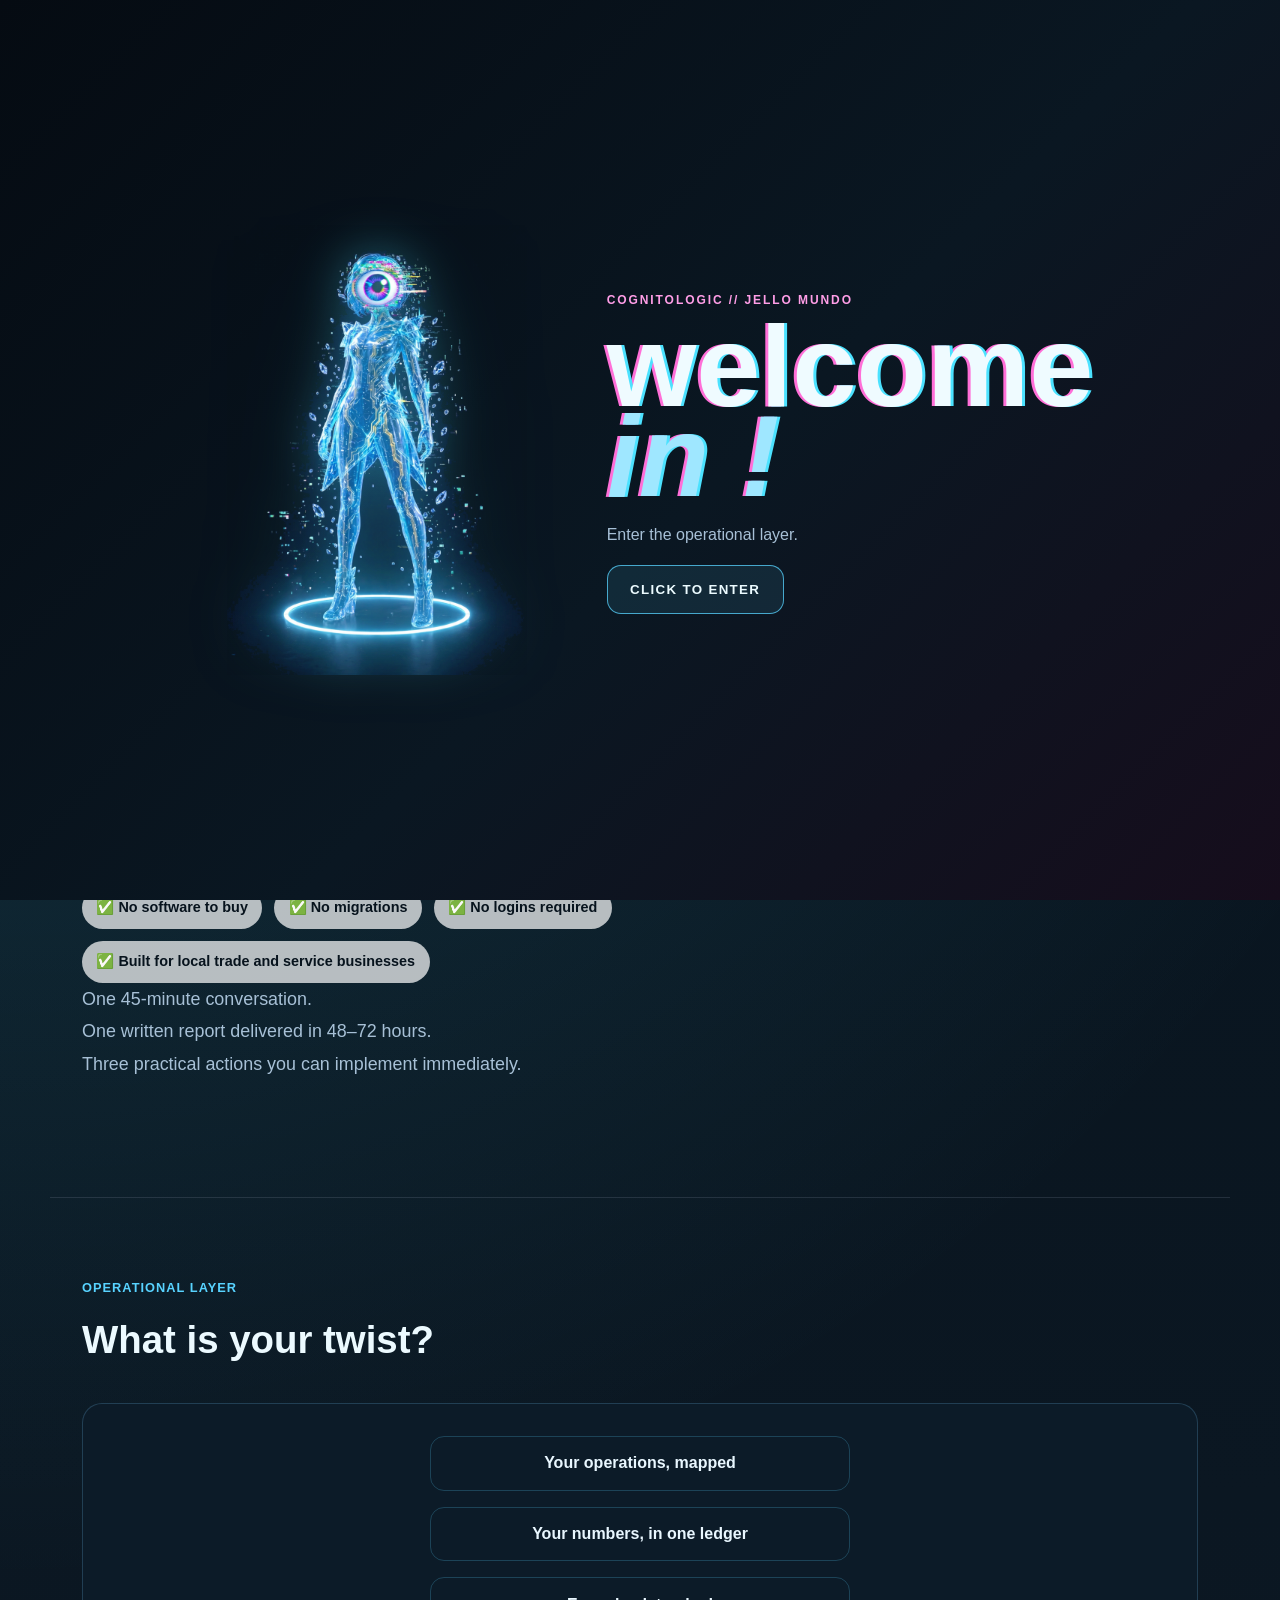
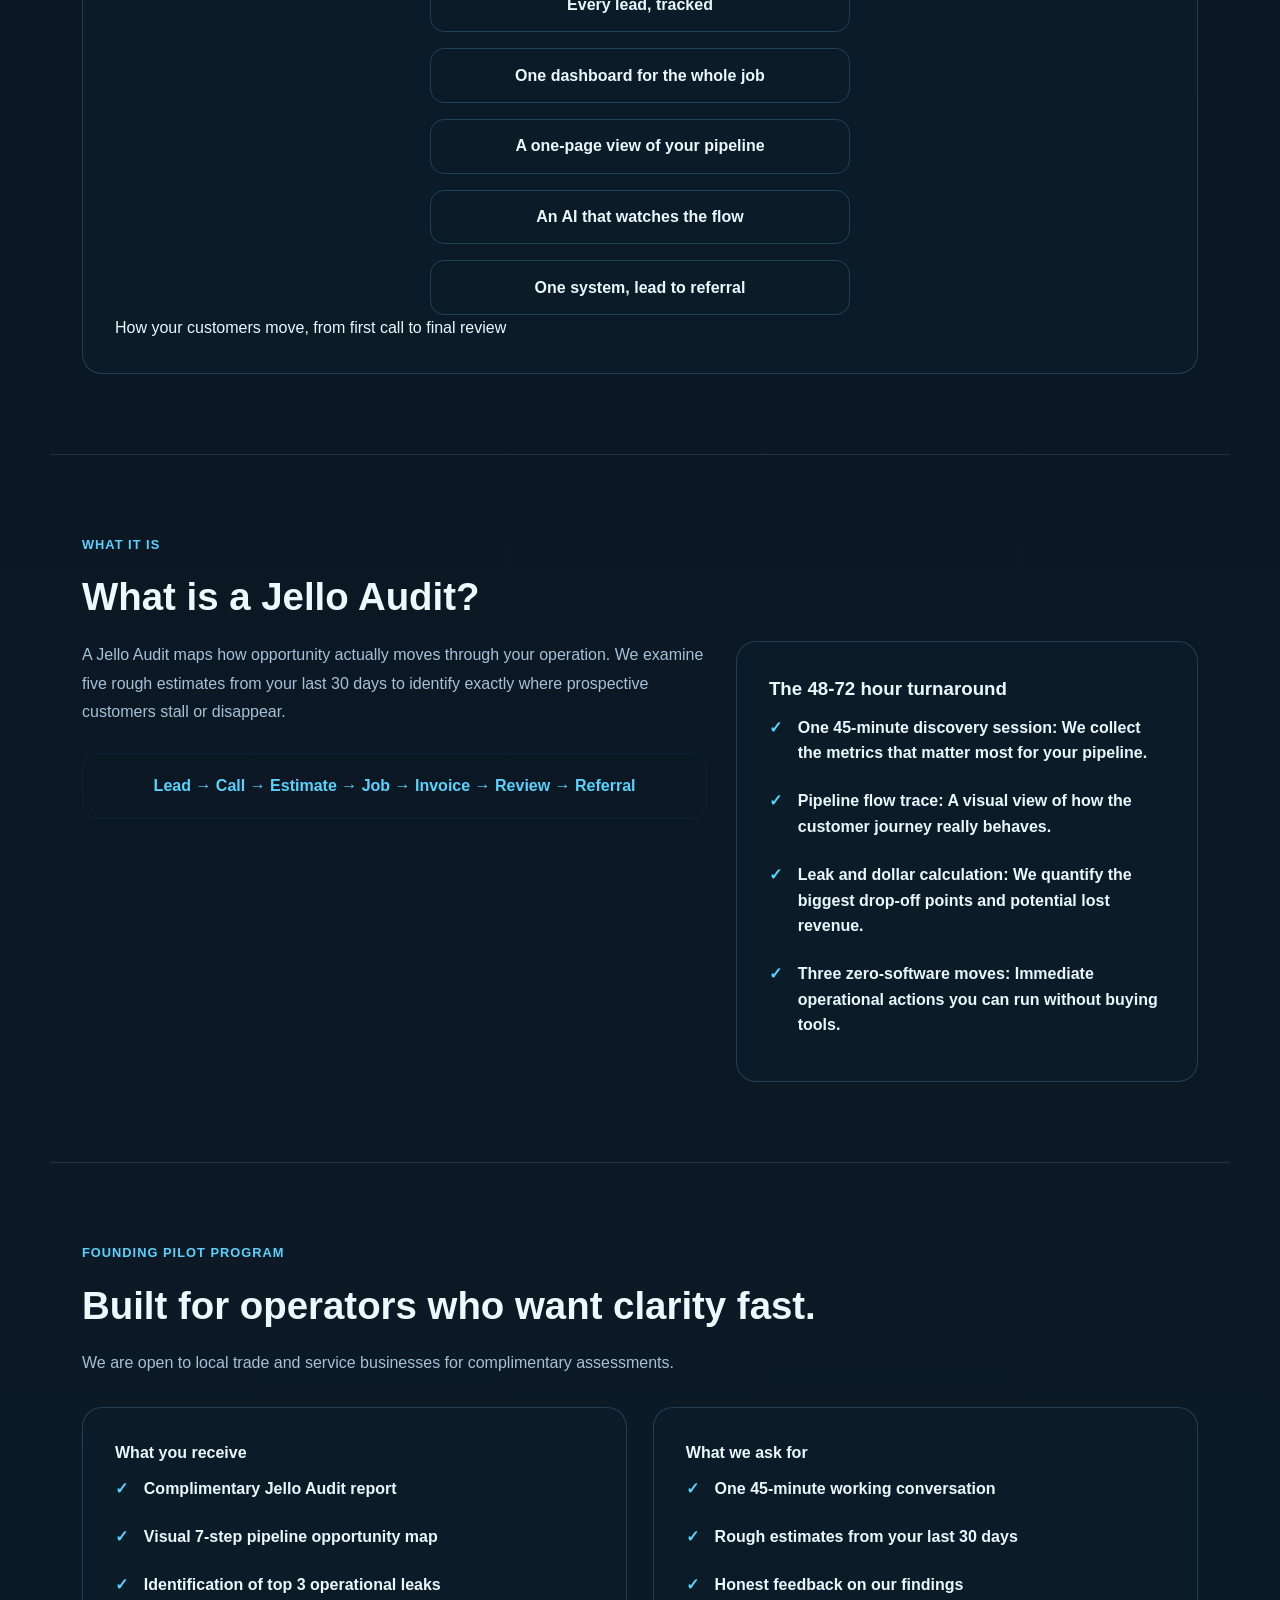
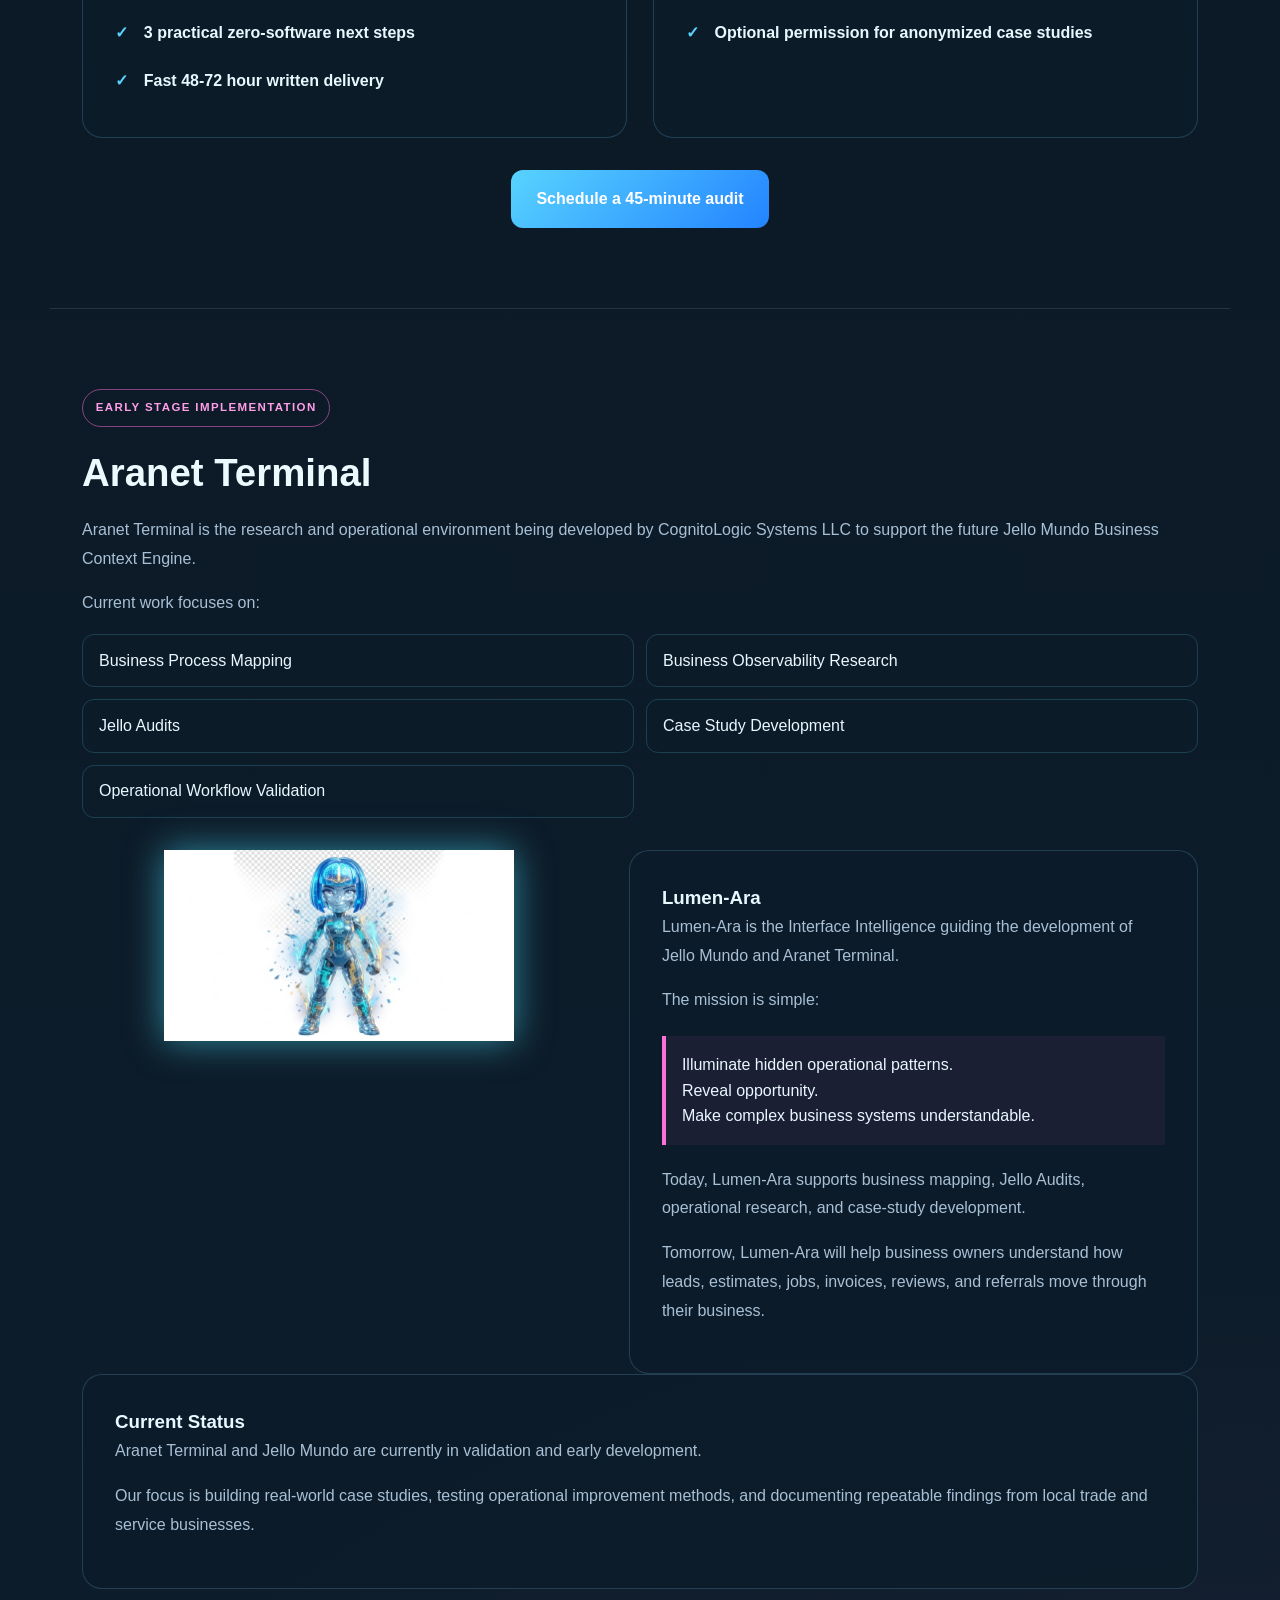
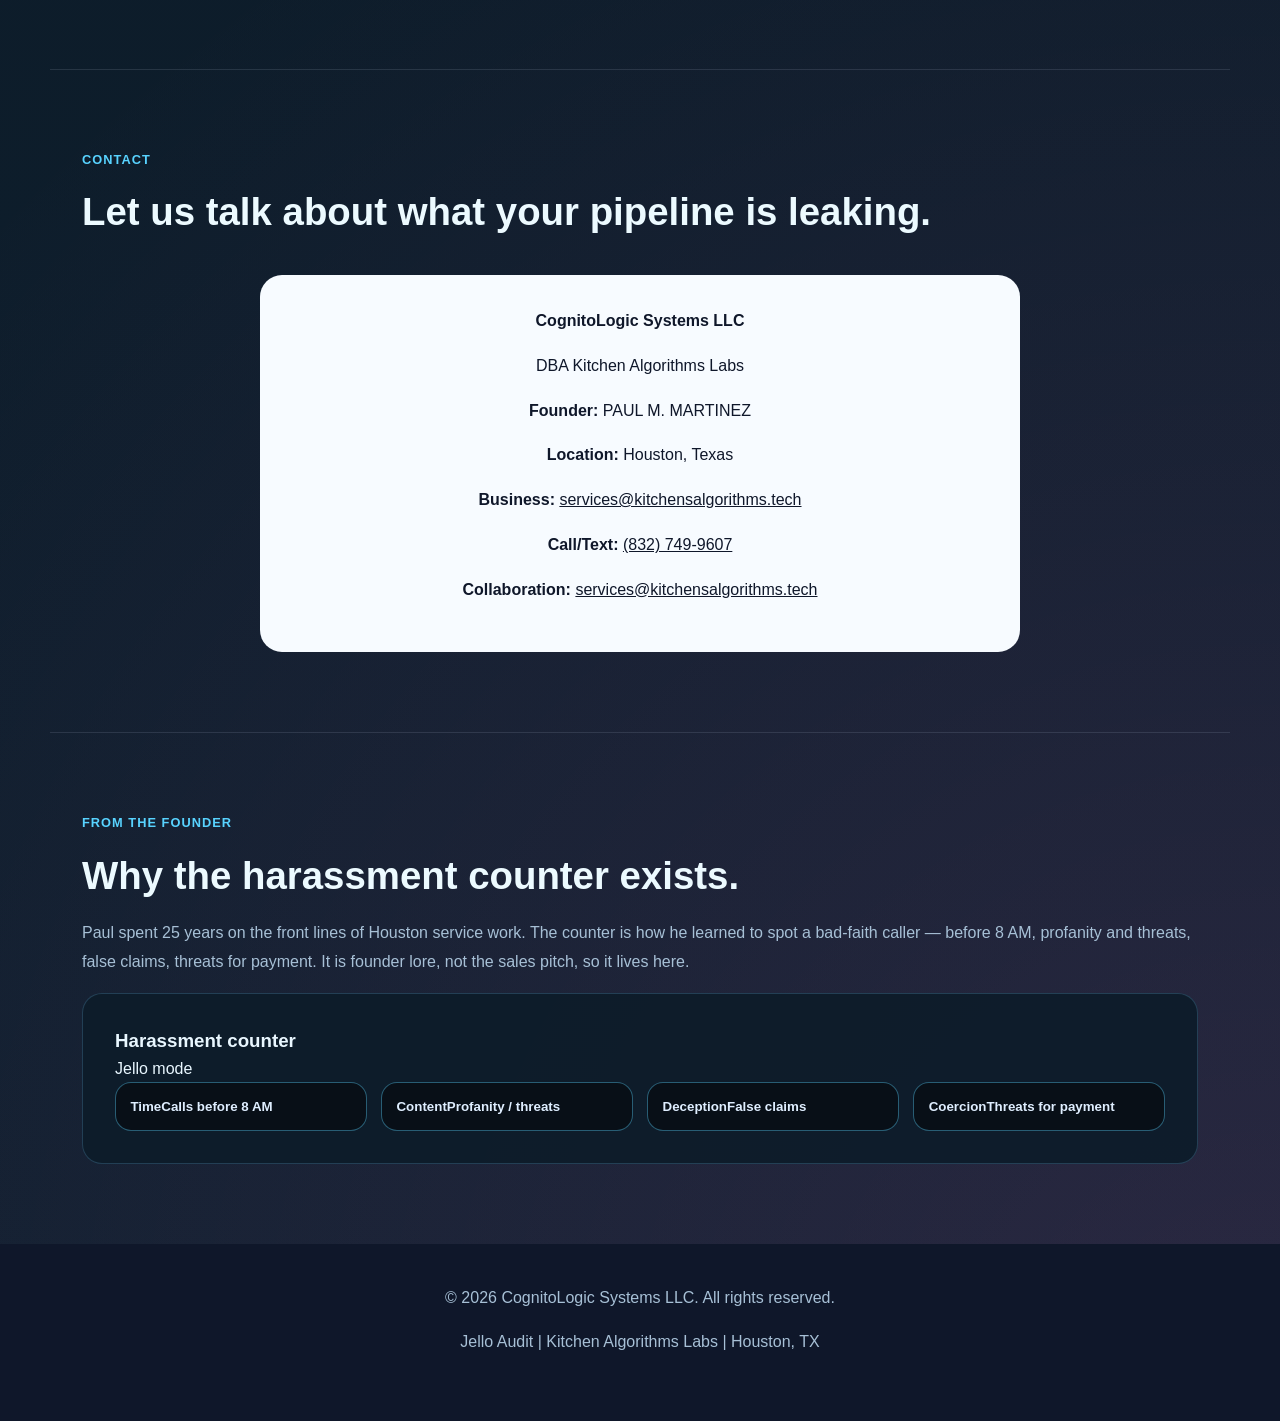
<file: index.html>
<!DOCTYPE html>
<html lang="en">
<head>
    <meta charset="UTF-8">
    <meta name="viewport" content="width=device-width, initial-scale=1.0">
    <title>CognitoLogic Systems LLC | Jello Audit</title>
    <link rel="stylesheet" href="lumen-states.css">
</head>
<body class="entry-locked" data-lumen-state="welcome">
    <div class="entry-gate" id="entryGate" role="dialog" aria-label="Welcome to CognitoLogic">
        <div class="entry-inner">
            <img class="entry-mascot" src="creative-ip/characters/lumen_ara_sovereign.png" alt="Lumen-Ara Sovereign">
            <div class="entry-copy">
                <span class="entry-kicker">CognitoLogic // Jello Mundo</span>
                <h1 class="entry-title">welcome<span>in !</span></h1>
                <p class="entry-prompt">Enter the operational layer.</p>
                <button class="enter-button" id="enterButton" type="button">Click to enter</button>
            </div>
        </div>
    </div>
    <header>
        <div class="header-content">
            <div class="logo">COGNITOLOGIC SYSTEMS LLC</div>
            <nav>
                <a href="#jello">Jello Audit</a>
                <a href="#pilot">Founding Pilot</a>
                <a href="#aranet">Aranet Terminal</a>
                <a href="#contact">Contact</a>
            </nav>
        </div>
    </header>
        <section class="hero" id="hero" data-lumen-state="active">
        <div class="hero-inner">
            <div class="hero-copy">
                <span class="eyebrow">Jello Mundo by Kitchen Algorithms Labs</span>
                <h1>Your customers are already telling you where the leaks are. We help you find them.</h1>
                <p class="hero-subheader">A Jello Audit maps your customer journey from Lead &rarr; Call &rarr; Estimate &rarr; Job &rarr; Invoice &rarr; Review &rarr; Referral and reveals the biggest drop-off points affecting revenue, customer experience, and referrals.</p>
                <div class="hero-actions">
                    <a href="sms:+18327499607?&body=JELLO" class="cta-button">📱 Text &ldquo;JELLO&rdquo; to (832) 749-9607</a>
                    <a href="tel:+18327499607" class="secondary-button">📞 Call (832) 749-9607</a>
                </div>
                <div class="value-props">
                    <div class="value-prop">45-Minute Discovery Call</div>
                    <div class="value-prop">48–72 Hour Audit Report</div>
                    <div class="value-prop">Actionable Recommendations</div>
                </div>
                <div class="value-props">
                    <div class="value-prop">✅ No software to buy</div>
                    <div class="value-prop">✅ No migrations</div>
                    <div class="value-prop">✅ No logins required</div>
                    <div class="value-prop">✅ Built for local trade and service businesses</div>
                </div>
                <p class="hero-subheader">One 45-minute conversation.<br>
                One written report delivered in 48–72 hours.<br>
                Three practical actions you can implement immediately.</p>
            </div>
            <div class="hero-visual" aria-label="Jello Audit Pipeline">
                <div class="hero-card">
                    <div class="mini-bar"><span>Opportunity flow</span><div class="dot-row"><span class="dot"></span><span class="dot"></span><span class="dot"></span></div></div>
                    <div class="pipeline-visual"><span class="step">Lead</span><span class="arrow">&rarr;</span><span class="step">Call</span><span class="arrow">&rarr;</span><span class="step">Estimate</span><span class="arrow">&rarr;</span><span class="step">Job</span></div>
                    <div class="pipeline-visual"><span class="step">Invoice</span><span class="arrow">&rarr;</span><span class="step">Review</span><span class="arrow">&rarr;</span><span class="step">Referral</span></div>
                    <div class="metric-grid">
                        <div class="metric"><strong>45 Min</strong><span>Discovery Session</span></div>
                        <div class="metric"><strong>48–72h</strong><span>Written Findings</span></div>
                        <div class="metric"><strong>Top 3</strong><span>Operational Leaks</span></div>
                        <div class="metric"><strong>3</strong><span>Zero-Software Improvements</span></div>
                    </div>
                </div>
            </div>
        </div>
    </section>
    <section class="architecture-section section-divider" id="ops" data-lumen-state="mapping">
        <div class="section-kicker">Operational layer</div>
        <h2>What is your twist?</h2>
        <div class="architecture-wrap">
            <div class="arch-diagram">
                <div class="arch-levels">
                    <div class="arch-node primary">Your operations, mapped</div>
                    <div class="arch-arrow"></div>
                    <div class="arch-node">Your numbers, in one ledger</div>
                    <div class="arch-arrow"></div>
                    <div class="arch-node">Every lead, tracked</div>
                    <div class="arch-arrow"></div>
                    <div class="arch-node">One dashboard for the whole job</div>
                    <div class="arch-arrow"></div>
                    <div class="arch-node">A one-page view of your pipeline</div>
                    <div class="arch-arrow"></div>
                    <div class="arch-node">An AI that watches the flow</div>
                    <div class="arch-arrow"></div>
                    <div class="arch-node primary">One system, lead to referral</div>
                </div>
                <div class="arch-caption">How your customers move, from first call to final review</div>
            </div>
        </div>
    </section>
    <section id="jello" class="section-divider" data-lumen-state="auditing">
        <div class="section-kicker">What it is</div>
        <h2>What is a Jello Audit?</h2>
        <div class="content-wrap">
            <div>
                <p>A Jello Audit maps how opportunity actually moves through your operation. We examine five rough estimates from your last 30 days to identify exactly where prospective customers stall or disappear.</p>
                <div class="pipeline-bar">Lead &rarr; Call &rarr; Estimate &rarr; Job &rarr; Invoice &rarr; Review &rarr; Referral</div>
            </div>
            <div class="audit-card">
                <h3>The 48-72 hour turnaround</h3>
                <ul class="benefits-list">
                    <li><strong>One 45-minute discovery session:</strong> We collect the metrics that matter most for your pipeline.</li>
                    <li><strong>Pipeline flow trace:</strong> A visual view of how the customer journey really behaves.</li>
                    <li><strong>Leak and dollar calculation:</strong> We quantify the biggest drop-off points and potential lost revenue.</li>
                    <li><strong>Three zero-software moves:</strong> Immediate operational actions you can run without buying tools.</li>
                </ul>
            </div>
        </div>
    </section>
    <section id="pilot" class="section-divider" data-lumen-state="complete">
        <div class="section-kicker">Founding Pilot Program</div>
        <h2>Built for operators who want clarity fast.</h2>
        <p>We are open to local trade and service businesses for complimentary assessments.</p>
        <div class="pilot-grid">
            <div class="pilot-box">
                <h4>What you receive</h4>
                <ul class="benefits-list">
                    <li>Complimentary Jello Audit report</li>
                    <li>Visual 7-step pipeline opportunity map</li>
                    <li>Identification of top 3 operational leaks</li>
                    <li>3 practical zero-software next steps</li>
                    <li>Fast 48-72 hour written delivery</li>
                </ul>
            </div>
            <div class="pilot-box">
                <h4>What we ask for</h4>
                <ul class="benefits-list">
                    <li>One 45-minute working conversation</li>
                    <li>Rough estimates from your last 30 days</li>
                    <li>Honest feedback on our findings</li>
                    <li>Optional permission for anonymized case studies</li>
                </ul>
            </div>
        </div>
        <div style="text-align:center;margin-top:2rem;">
            <a href="mailto:services@kitchensalgorithms.tech?subject=Jello%20Audit%20Business%20Inquiry" class="cta-button">Schedule a 45-minute audit</a>
        </div>
    </section>
    <section id="aranet" class="aranet section-divider" data-lumen-state="standby">
        <div class="container">
            <span class="status">Early stage implementation</span>
            <h2 style="margin-top:15px;">Aranet Terminal</h2>
            <p>Aranet Terminal is the research and operational environment being developed by CognitoLogic Systems LLC to support the future Jello Mundo Business Context Engine.</p>
            <p>Current work focuses on:</p>
            <ul>
                <li>Business Process Mapping</li>
                <li>Business Observability Research</li>
                <li>Jello Audits</li>
                <li>Case Study Development</li>
                <li>Operational Workflow Validation</li>
            </ul>
            <div class="lumen-section">
                <div class="lumen-image"><img src="creative-ip/characters/lumen_ara_mascot.PNG" alt="Lumen-Ara Interface Mascot"></div>
                <div class="lumen-content">
                    <h3>Lumen-Ara</h3>
                    <p>Lumen-Ara is the Interface Intelligence guiding the development of Jello Mundo and Aranet Terminal.</p>
                    <p>The mission is simple:</p>
                    <blockquote>Illuminate hidden operational patterns.<br>Reveal opportunity.<br>Make complex business systems understandable.</blockquote>
                    <p>Today, Lumen-Ara supports business mapping, Jello Audits, operational research, and case-study development.</p>
                    <p>Tomorrow, Lumen-Ara will help business owners understand how leads, estimates, jobs, invoices, reviews, and referrals move through their business.</p>
                </div>
            </div>
            <div class="card">
                <h3>Current Status</h3>
                <p>Aranet Terminal and Jello Mundo are currently in validation and early development.</p>
                <p>Our focus is building real-world case studies, testing operational improvement methods, and documenting repeatable findings from local trade and service businesses.</p>
            </div>
        </div>
    </section>
    <section id="contact" class="section-divider" data-lumen-state="invite">
        <div class="section-kicker">Contact</div>
        <h2>Let us talk about what your pipeline is leaking.</h2>
        <div class="contact-card">
            <p><strong>CognitoLogic Systems LLC</strong></p>
            <p>DBA Kitchen Algorithms Labs</p>
            <p><strong>Founder:</strong> PAUL M. MARTINEZ</p>
            <p><strong>Location:</strong> Houston, Texas</p>
            <p><strong>Business:</strong> <a href="mailto:services@kitchensalgorithms.tech">services@kitchensalgorithms.tech</a></p>
            <p><strong>Call/Text:</strong> <a href="tel:+18327499607">(832) 749-9607</a></p>
            <p><strong>Collaboration:</strong> <a href="mailto:services@kitchensalgorithms.tech">services@kitchensalgorithms.tech</a></p>
        </div>
    </section>
    <section id="founder" class="section-divider" data-lumen-state="standby">
        <div class="section-kicker">From the founder</div>
        <h2>Why the harassment counter exists.</h2>
        <p>Paul spent 25 years on the front lines of Houston service work. The counter is how he learned to spot a bad-faith caller — before 8 AM, profanity and threats, false claims, threats for payment. It is founder lore, not the sales pitch, so it lives here.</p>
        <div class="jello-selector">
            <div class="selector-head"><h3>Harassment counter</h3><span class="twist-tag">Jello mode</span></div>
            <div class="selector-grid">
                <button class="jello-option active" type="button"><strong>Time</strong><span>Calls before 8 AM</span></button>
                <button class="jello-option" type="button"><strong>Content</strong><span>Profanity / threats</span></button>
                <button class="jello-option" type="button"><strong>Deception</strong><span>False claims</span></button>
                <button class="jello-option" type="button"><strong>Coercion</strong><span>Threats for payment</span></button>
            </div>
        </div>
    </section>
    <aside class="lumen-dock" id="lumenDock" aria-live="polite" aria-label="Lumen-Ara system state">
        <div class="lumen-dock-frame">
            <img src="creative-ip/characters/lumen_ara_mascot.PNG" alt="">
            <span class="lumen-slice" aria-hidden="true"></span>
        </div>
        <div class="lumen-chip">
            <span class="lumen-chip-label" id="lumenChipLabel">WELCOME</span>
            <span class="lumen-chip-hint" id="lumenChipHint">Enter the operational layer</span>
        </div>
    </aside>
    <footer>
        <p>&copy; 2026 CognitoLogic Systems LLC. All rights reserved.</p>
        <p>Jello Audit | Kitchen Algorithms Labs | Houston, TX</p>
    </footer>
    <script src="lumen-states.js"></script>
</body>
</html>
</file>
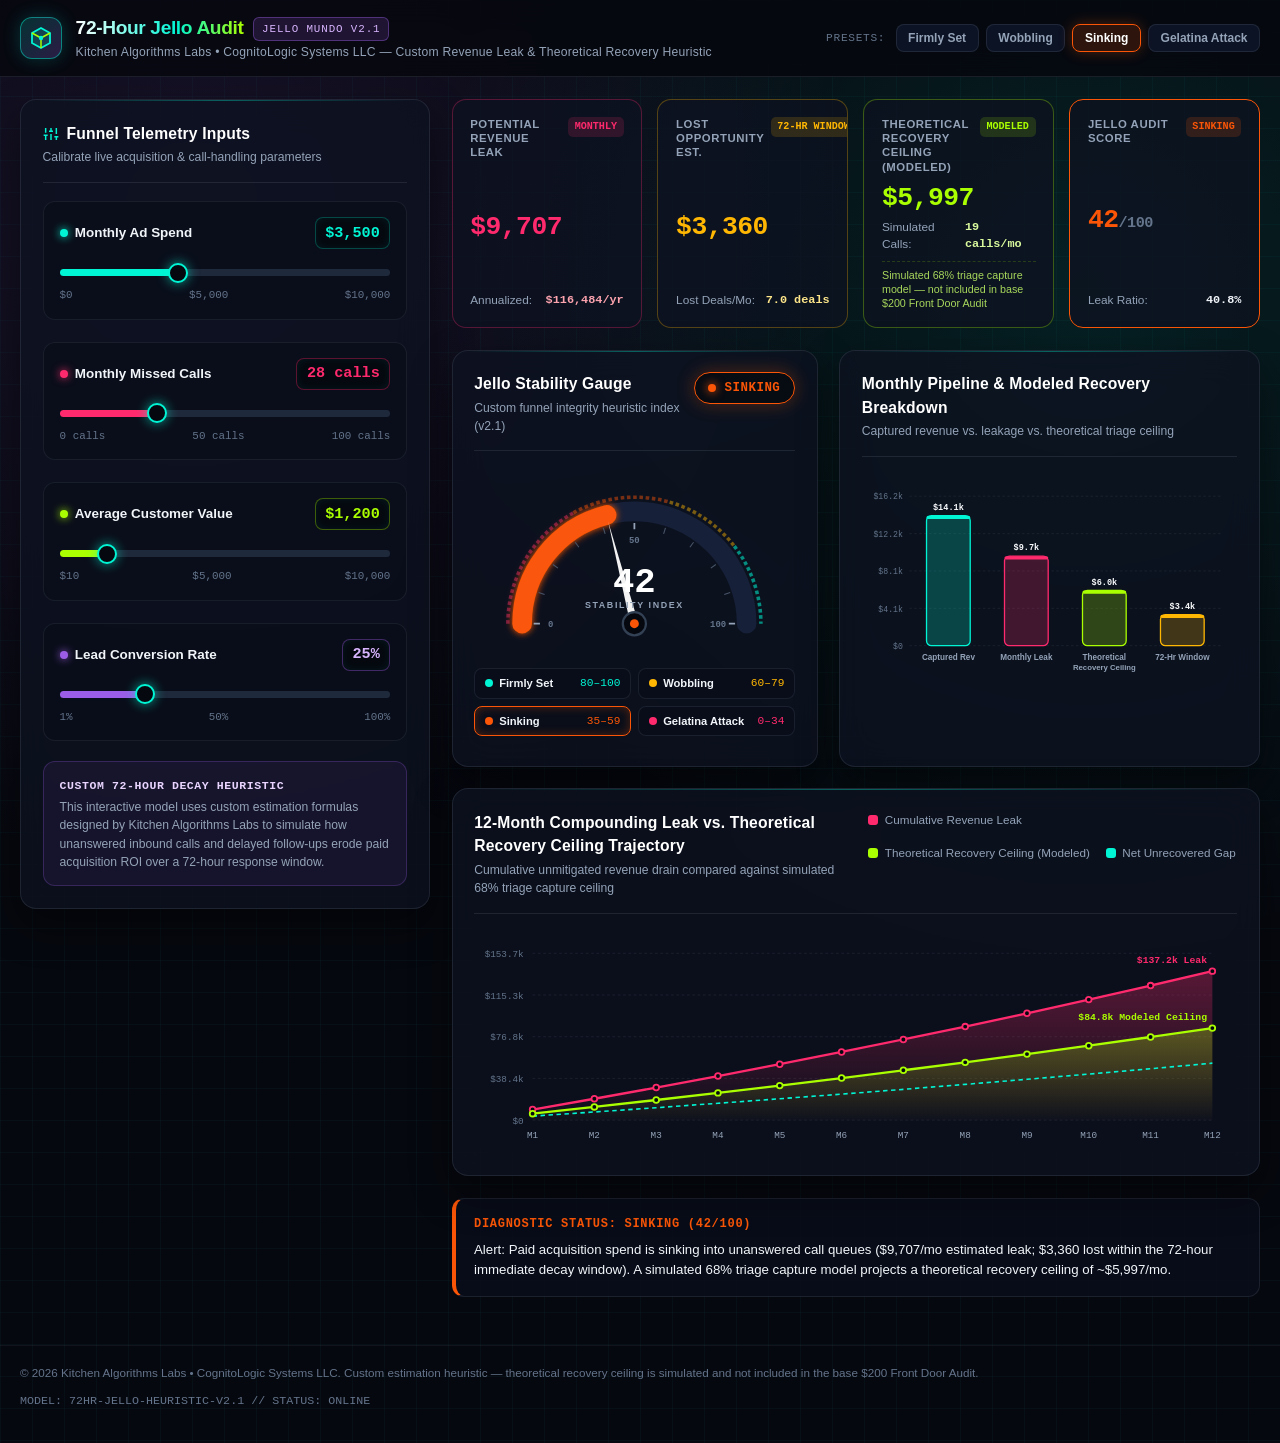
<file: jello-audit-calculator.html>
<!DOCTYPE html>
<html lang="en">
<head>
    <meta charset="UTF-8">
    <meta name="viewport" content="width=device-width, initial-scale=1.0">
    <title>72-Hour Jello Audit | Kitchen Algorithms Labs</title>
    <style>
        /* ==========================================================================
           DESIGN TOKENS & DARK FUTURISTIC JELLO MUNDO THEME
           Zero external dependencies - pure CSS variables, Grid, and Flexbox
           ========================================================================== */
        :root {
            --bg-obsidian: #06080f;
            --bg-surface: rgba(13, 18, 32, 0.78);
            --bg-surface-solid: #0d1220;
            --bg-elevated: rgba(21, 29, 50, 0.85);
            --border-subtle: rgba(148, 163, 184, 0.14);
            --border-glow: rgba(0, 245, 212, 0.35);

            --text-primary: #f1f5f9;
            --text-secondary: #94a3b8;
            --text-muted: #64748b;

            --neon-cyan: #00f5d4;
            --neon-lime: #aaff00;
            --neon-violet: #9b5de5;
            --neon-amber: #ffb703;
            --neon-orange: #fb5607;
            --neon-crimson: #ff2a6d;

            --tier-color: #fb5607;
            --tier-glow: rgba(251, 86, 7, 0.30);

            --font-sans: -apple-system, BlinkMacSystemFont, "Segoe UI", Roboto, Oxygen, Ubuntu, Cantarell, sans-serif;
            --font-mono: ui-monospace, SFMono-Regular, Menlo, Monaco, Consolas, "Liberation Mono", "Courier New", monospace;
        }

        * {
            box-sizing: border-box;
            margin: 0;
            padding: 0;
        }

        body {
            background-color: var(--bg-obsidian);
            color: var(--text-primary);
            font-family: var(--font-sans);
            line-height: 1.5;
            min-height: 100vh;
            overflow-x: hidden;
            background-image:
                radial-gradient(circle at 15% 15%, rgba(155, 93, 229, 0.12) 0%, transparent 40%),
                radial-gradient(circle at 85% 20%, rgba(0, 245, 212, 0.1) 0%, transparent 42%),
                linear-gradient(rgba(0, 245, 212, 0.03) 1px, transparent 1px),
                linear-gradient(90deg, rgba(0, 245, 212, 0.03) 1px, transparent 1px);
            background-size: 100% 100%, 100% 100%, 32px 32px, 32px 32px;
        }

        .tabular {
            font-family: var(--font-mono);
            font-variant-numeric: tabular-nums;
        }

        /* ==========================================================================
           HEADER & CYBER-TERMINAL TOP BAR
           ========================================================================== */
        .topbar {
            position: sticky;
            top: 0;
            z-index: 40;
            background: rgba(6, 8, 15, 0.86);
            backdrop-filter: blur(14px);
            -webkit-backdrop-filter: blur(14px);
            border-bottom: 1px solid var(--border-subtle);
        }

        .topbar-inner {
            max-width: 1360px;
            margin: 0 auto;
            padding: 0.9rem 1.25rem;
            display: flex;
            flex-wrap: wrap;
            align-items: center;
            justify-content: space-between;
            gap: 0.9rem;
        }

        .brand-cluster {
            display: flex;
            align-items: center;
            gap: 0.85rem;
        }

        .jello-emblem {
            width: 42px;
            height: 42px;
            border-radius: 12px;
            background: linear-gradient(135deg, rgba(0, 245, 212, 0.18), rgba(155, 93, 229, 0.25));
            border: 1px solid rgba(0, 245, 212, 0.45);
            box-shadow: 0 0 18px rgba(0, 245, 212, 0.2);
            display: flex;
            align-items: center;
            justify-content: center;
            flex-shrink: 0;
        }

        .brand-title-row {
            display: flex;
            align-items: center;
            gap: 0.6rem;
            flex-wrap: wrap;
        }

        .brand-title {
            font-size: 1.2rem;
            font-weight: 800;
            letter-spacing: -0.02em;
            background: linear-gradient(90deg, #ffffff 0%, var(--neon-cyan) 60%, var(--neon-lime) 100%);
            -webkit-background-clip: text;
            -webkit-text-fill-color: transparent;
        }

        .system-tag {
            font-family: var(--font-mono);
            font-size: 0.68rem;
            text-transform: uppercase;
            letter-spacing: 0.08em;
            padding: 0.18rem 0.5rem;
            border-radius: 6px;
            background: rgba(155, 93, 229, 0.16);
            border: 1px solid rgba(155, 93, 229, 0.4);
            color: #d8b4fe;
        }

        .brand-sub {
            font-size: 0.76rem;
            color: var(--text-secondary);
            letter-spacing: 0.02em;
        }

        .preset-bar {
            display: flex;
            align-items: center;
            gap: 0.45rem;
            flex-wrap: wrap;
        }

        .preset-label {
            font-family: var(--font-mono);
            font-size: 0.7rem;
            color: var(--text-muted);
            text-transform: uppercase;
            letter-spacing: 0.06em;
            margin-right: 0.2rem;
        }

        .preset-btn {
            background: rgba(15, 23, 42, 0.85);
            color: var(--text-secondary);
            border: 1px solid var(--border-subtle);
            border-radius: 8px;
            padding: 0.4rem 0.72rem;
            font-size: 0.75rem;
            font-weight: 600;
            cursor: pointer;
            transition: all 0.2s ease;
        }

        .preset-btn:hover {
            color: #ffffff;
            border-color: var(--neon-cyan);
            box-shadow: 0 0 12px rgba(0, 245, 212, 0.22);
            transform: translateY(-1px);
        }

        .preset-btn.active {
            background: rgba(251, 86, 7, 0.16);
            border-color: var(--tier-color);
            color: #ffffff;
            box-shadow: 0 0 14px var(--tier-glow);
        }

        /* ==========================================================================
           MAIN LAYOUT GRID
           ========================================================================== */
        .container {
            max-width: 1360px;
            margin: 0 auto;
            padding: 1.4rem 1.25rem 3rem;
            display: grid;
            grid-template-columns: 1fr;
            gap: 1.35rem;
        }

        @media (min-width: 1024px) {
            .container {
                grid-template-columns: 410px 1fr;
                align-items: start;
            }
        }

        /* Glassmorphic Panel */
        .panel {
            background: var(--bg-surface);
            backdrop-filter: blur(16px);
            -webkit-backdrop-filter: blur(16px);
            border: 1px solid var(--border-subtle);
            border-radius: 16px;
            padding: 1.35rem;
            box-shadow: 0 16px 40px rgba(0, 0, 0, 0.45);
            position: relative;
            overflow: hidden;
        }

        .panel::before {
            content: "";
            position: absolute;
            top: 0;
            left: 16px;
            right: 16px;
            height: 1px;
            background: linear-gradient(90deg, transparent, rgba(0, 245, 212, 0.35), transparent);
            pointer-events: none;
        }

        .panel-header {
            display: flex;
            align-items: flex-start;
            justify-content: space-between;
            gap: 0.75rem;
            padding-bottom: 0.95rem;
            margin-bottom: 1.15rem;
            border-bottom: 1px solid var(--border-subtle);
        }

        .panel-title {
            font-size: 0.98rem;
            font-weight: 700;
            letter-spacing: 0.01em;
            color: #ffffff;
            display: flex;
            align-items: center;
            gap: 0.5rem;
        }

        .panel-subtitle {
            font-size: 0.76rem;
            color: var(--text-secondary);
            margin-top: 0.18rem;
        }

        /* ==========================================================================
           INPUT SLIDERS & CONTROLS
           ========================================================================== */
        .control-stack {
            display: flex;
            flex-direction: column;
            gap: 1.35rem;
        }

        .control-group {
            background: rgba(10, 14, 26, 0.65);
            border: 1px solid rgba(148, 163, 184, 0.1);
            border-radius: 12px;
            padding: 0.95rem 1rem;
            transition: border-color 0.2s ease, box-shadow 0.2s ease;
        }

        .control-group:hover {
            border-color: rgba(0, 245, 212, 0.28);
        }

        .control-top {
            display: flex;
            justify-content: space-between;
            align-items: center;
            margin-bottom: 0.65rem;
            gap: 0.5rem;
        }

        .control-label {
            font-size: 0.84rem;
            font-weight: 600;
            color: var(--text-primary);
            display: flex;
            align-items: center;
            gap: 0.45rem;
        }

        .dot-indicator {
            width: 8px;
            height: 8px;
            border-radius: 50%;
            flex-shrink: 0;
        }

        .value-pill {
            font-family: var(--font-mono);
            font-variant-numeric: tabular-nums;
            font-size: 0.95rem;
            font-weight: 700;
            padding: 0.22rem 0.6rem;
            border-radius: 8px;
            background: rgba(6, 8, 15, 0.9);
            border: 1px solid rgba(0, 245, 212, 0.28);
            color: var(--neon-cyan);
            box-shadow: inset 0 0 8px rgba(0, 245, 212, 0.08);
        }

        /* Custom Range Slider */
        input[type="range"] {
            -webkit-appearance: none;
            appearance: none;
            width: 100%;
            height: 7px;
            border-radius: 999px;
            background: #1e293b;
            outline: none;
            cursor: pointer;
            margin: 0.35rem 0;
        }

        input[type="range"]::-webkit-slider-thumb {
            -webkit-appearance: none;
            appearance: none;
            width: 20px;
            height: 20px;
            border-radius: 50%;
            background: #06080f;
            border: 2.5px solid var(--neon-cyan);
            box-shadow: 0 0 12px rgba(0, 245, 212, 0.65);
            cursor: pointer;
            transition: transform 0.15s ease, box-shadow 0.15s ease;
        }

        input[type="range"]::-webkit-slider-thumb:hover {
            transform: scale(1.15);
            box-shadow: 0 0 18px rgba(0, 245, 212, 0.95);
        }

        input[type="range"]::-moz-range-thumb {
            width: 20px;
            height: 20px;
            border-radius: 50%;
            background: #06080f;
            border: 2.5px solid var(--neon-cyan);
            box-shadow: 0 0 12px rgba(0, 245, 212, 0.65);
            cursor: pointer;
            transition: transform 0.15s ease;
        }

        .range-bounds {
            display: flex;
            justify-content: space-between;
            font-family: var(--font-mono);
            font-size: 0.68rem;
            color: var(--text-muted);
            margin-top: 0.25rem;
        }

        /* Diagnostic Formula Summary Card inside Left Column */
        .telemetry-note {
            margin-top: 1.25rem;
            padding: 0.9rem 1rem;
            border-radius: 12px;
            background: rgba(155, 93, 229, 0.08);
            border: 1px solid rgba(155, 93, 229, 0.25);
            font-size: 0.76rem;
            color: var(--text-secondary);
        }

        .telemetry-note strong {
            color: #e9d5ff;
            display: block;
            margin-bottom: 0.25rem;
            font-family: var(--font-mono);
            font-size: 0.72rem;
            text-transform: uppercase;
            letter-spacing: 0.05em;
        }

        /* ==========================================================================
           RIGHT COLUMN: OUTPUTS, GAUGE & VISUALIZATIONS
           ========================================================================== */
        .output-stack {
            display: flex;
            flex-direction: column;
            gap: 1.35rem;
        }

        /* 4 KPI Telemetry Cards */
        .kpi-grid {
            display: grid;
            grid-template-columns: repeat(1, 1fr);
            gap: 0.95rem;
        }

        @media (min-width: 600px) {
            .kpi-grid {
                grid-template-columns: repeat(2, 1fr);
            }
        }

        @media (min-width: 1280px) {
            .kpi-grid {
                grid-template-columns: repeat(4, 1fr);
            }
        }

        .kpi-card {
            background: var(--bg-surface);
            border: 1px solid var(--border-subtle);
            border-radius: 14px;
            padding: 1.05rem 1.1rem;
            display: flex;
            flex-direction: column;
            justify-content: space-between;
            position: relative;
            overflow: hidden;
            transition: transform 0.2s ease, border-color 0.25s ease;
        }

        .kpi-card:hover {
            transform: translateY(-2px);
        }

        .kpi-header {
            display: flex;
            align-items: flex-start;
            justify-content: space-between;
            gap: 0.4rem;
            margin-bottom: 0.55rem;
        }

        .kpi-label {
            font-size: 0.71rem;
            font-weight: 700;
            text-transform: uppercase;
            letter-spacing: 0.05em;
            color: var(--text-secondary);
            line-height: 1.25;
        }

        .kpi-badge {
            font-family: var(--font-mono);
            font-size: 0.63rem;
            padding: 0.14rem 0.42rem;
            border-radius: 5px;
            font-weight: 700;
            white-space: nowrap;
            flex-shrink: 0;
        }

        .kpi-value {
            font-family: var(--font-mono);
            font-variant-numeric: tabular-nums;
            font-size: 1.65rem;
            font-weight: 800;
            letter-spacing: -0.02em;
            line-height: 1.15;
            margin-bottom: 0.35rem;
        }

        .kpi-sub {
            font-size: 0.74rem;
            color: var(--text-secondary);
            display: flex;
            align-items: center;
            justify-content: space-between;
            gap: 0.35rem;
        }

        .kpi-disclaimer {
            margin-top: 0.42rem;
            padding-top: 0.38rem;
            border-top: 1px dashed rgba(170, 255, 0, 0.2);
            font-size: 0.67rem;
            line-height: 1.32;
            color: #bef264;
            opacity: 0.88;
        }

        /* Gauge + Bar Chart Split Row */
        .viz-row {
            display: grid;
            grid-template-columns: 1fr;
            gap: 1.35rem;
        }

        @media (min-width: 820px) {
            .viz-row {
                grid-template-columns: 1fr 1.15fr;
            }
        }

        /* Jello Stability Tier Pill */
        .stability-pill {
            display: inline-flex;
            align-items: center;
            gap: 0.5rem;
            padding: 0.35rem 0.85rem;
            border-radius: 999px;
            font-family: var(--font-mono);
            font-size: 0.78rem;
            font-weight: 700;
            letter-spacing: 0.04em;
            text-transform: uppercase;
            border: 1px solid var(--tier-color);
            color: var(--tier-color);
            background: rgba(6, 8, 15, 0.75);
            box-shadow: 0 0 18px var(--tier-glow);
            transition: all 0.3s ease;
        }

        .pulse-dot {
            width: 8px;
            height: 8px;
            border-radius: 50%;
            background: var(--tier-color);
            box-shadow: 0 0 10px var(--tier-color);
            animation: pulseAnim 1.8s infinite ease-in-out;
        }

        @keyframes pulseAnim {
            0%, 100% { transform: scale(1); opacity: 1; }
            50% { transform: scale(1.35); opacity: 0.6; }
        }

        /* SVG Gauge Styling */
        .gauge-wrap {
            display: flex;
            flex-direction: column;
            align-items: center;
            justify-content: center;
            padding: 0.25rem 0 0.5rem;
        }

        .gauge-svg {
            width: 100%;
            max-width: 340px;
            height: auto;
            overflow: visible;
        }

        .gauge-arc {
            transition: stroke-dashoffset 0.35s cubic-bezier(0.22, 1, 0.36, 1), stroke 0.3s ease;
        }

        .gauge-needle {
            transition: transform 0.35s cubic-bezier(0.22, 1, 0.36, 1);
            transform-origin: 180px 168px;
        }

        .tier-legend {
            display: grid;
            grid-template-columns: repeat(2, 1fr);
            gap: 0.45rem;
            width: 100%;
            margin-top: 0.75rem;
        }

        .tier-chip {
            display: flex;
            align-items: center;
            justify-content: space-between;
            padding: 0.36rem 0.6rem;
            border-radius: 8px;
            background: rgba(10, 14, 26, 0.75);
            border: 1px solid rgba(148, 163, 184, 0.12);
            font-size: 0.7rem;
        }

        .tier-chip.active-tier {
            border-color: var(--tier-color);
            box-shadow: inset 0 0 10px var(--tier-glow);
        }

        .tier-chip-left {
            display: flex;
            align-items: center;
            gap: 0.4rem;
            font-weight: 600;
        }

        /* Chart Containers */
        .chart-box {
            width: 100%;
            position: relative;
        }

        .chart-svg {
            width: 100%;
            height: auto;
            display: block;
            overflow: visible;
        }

        .legend-inline {
            display: flex;
            align-items: center;
            gap: 1rem;
            flex-wrap: wrap;
            font-size: 0.73rem;
            color: var(--text-secondary);
        }

        .legend-item {
            display: flex;
            align-items: center;
            gap: 0.4rem;
        }

        .legend-swatch {
            width: 10px;
            height: 10px;
            border-radius: 3px;
        }

        /* Diagnostic Action Banner */
        .diagnostic-banner {
            display: flex;
            flex-direction: column;
            gap: 0.45rem;
            padding: 1rem 1.15rem;
            border-radius: 12px;
            background: rgba(10, 14, 26, 0.85);
            border-left: 4px solid var(--tier-color);
            border-top: 1px solid var(--border-subtle);
            border-right: 1px solid var(--border-subtle);
            border-bottom: 1px solid var(--border-subtle);
        }

        .diagnostic-title {
            font-family: var(--font-mono);
            font-size: 0.75rem;
            font-weight: 700;
            text-transform: uppercase;
            letter-spacing: 0.06em;
            color: var(--tier-color);
        }

        .diagnostic-copy {
            font-size: 0.83rem;
            color: var(--text-primary);
            line-height: 1.5;
        }

        /* Footer */
        .footer {
            max-width: 1360px;
            margin: 0 auto;
            padding: 0 1.25rem 2rem;
            display: flex;
            flex-wrap: wrap;
            justify-content: space-between;
            align-items: center;
            gap: 0.75rem;
            font-size: 0.73rem;
            color: var(--text-muted);
            border-top: 1px solid rgba(148, 163, 184, 0.08);
            padding-top: 1.1rem;
        }
    </style>
</head>
<body>

    <!-- Top Cyber-Terminal Header -->
    <header class="topbar">
        <div class="topbar-inner">
            <div class="brand-cluster">
                <div class="jello-emblem" aria-hidden="true">
                    <!-- Custom Translucent Jello Cube SVG Icon -->
                    <svg width="24" height="24" viewBox="0 0 24 24" fill="none">
                        <path d="M12 2L21 7V17L12 22L3 17V7L12 2Z" stroke="#00f5d4" stroke-width="1.8" fill="rgba(0, 245, 212, 0.14)"/>
                        <path d="M12 22V12M12 12L21 7M12 12L3 7" stroke="#aaff00" stroke-width="1.5"/>
                        <circle cx="12" cy="12" r="2.2" fill="#00f5d4"/>
                    </svg>
                </div>
                <div>
                    <div class="brand-title-row">
                        <h1 class="brand-title">72-Hour Jello Audit</h1>
                        <span class="system-tag">Jello Mundo v2.1</span>
                    </div>
                    <p class="brand-sub">Kitchen Algorithms Labs &bull; CognitoLogic Systems LLC &mdash; Custom Revenue Leak &amp; Theoretical Recovery Heuristic</p>
                </div>
            </div>

            <!-- Preset Scenario Buttons -->
            <div class="preset-bar" role="group" aria-label="Audit Preset Scenarios">
                <span class="preset-label">Presets:</span>
                <button type="button" class="preset-btn" data-preset="firm" onclick="applyPreset('firm', this)">Firmly Set</button>
                <button type="button" class="preset-btn" data-preset="wobble" onclick="applyPreset('wobble', this)">Wobbling</button>
                <button type="button" class="preset-btn active" data-preset="sinking" onclick="applyPreset('sinking', this)">Sinking</button>
                <button type="button" class="preset-btn" data-preset="gelatina" onclick="applyPreset('gelatina', this)">Gelatina Attack</button>
            </div>
        </div>
    </header>

    <!-- Main Dashboard Grid -->
    <main class="container">

        <!-- LEFT PANEL: Interactive Range Sliders -->
        <aside class="panel" aria-label="Funnel Telemetry Inputs">
            <div class="panel-header">
                <div>
                    <h2 class="panel-title">
                        <svg width="16" height="16" viewBox="0 0 24 24" fill="none" stroke="#00f5d4" stroke-width="2.2">
                            <line x1="4" y1="21" x2="4" y2="14"></line><line x1="4" y1="10" x2="4" y2="3"></line>
                            <line x1="12" y1="21" x2="12" y2="12"></line><line x1="12" y1="8" x2="12" y2="3"></line>
                            <line x1="20" y1="21" x2="20" y2="16"></line><line x1="20" y1="12" x2="20" y2="3"></line>
                            <line x1="1" y1="14" x2="7" y2="14"></line><line x1="9" y1="8" x2="15" y2="8"></line>
                            <line x1="17" y1="16" x2="23" y2="16"></line>
                        </svg>
                        Funnel Telemetry Inputs
                    </h2>
                    <p class="panel-subtitle">Calibrate live acquisition &amp; call-handling parameters</p>
                </div>
            </div>

            <div class="control-stack">
                <!-- 1. Monthly Ad Spend ($0 - $10,000) -->
                <div class="control-group">
                    <div class="control-top">
                        <label for="adSpend" class="control-label">
                            <span class="dot-indicator" style="background:#00f5d4; box-shadow:0 0 8px #00f5d4;"></span>
                            Monthly Ad Spend
                        </label>
                        <span id="adSpendVal" class="value-pill">$3,500</span>
                    </div>
                    <input type="range" id="adSpend" min="0" max="10000" step="100" value="3500">
                    <div class="range-bounds">
                        <span>$0</span>
                        <span>$5,000</span>
                        <span>$10,000</span>
                    </div>
                </div>

                <!-- 2. Monthly Missed Calls (0 - 100) -->
                <div class="control-group">
                    <div class="control-top">
                        <label for="missedCalls" class="control-label">
                            <span class="dot-indicator" style="background:#ff2a6d; box-shadow:0 0 8px #ff2a6d;"></span>
                            Monthly Missed Calls
                        </label>
                        <span id="missedCallsVal" class="value-pill" style="color:#ff2a6d; border-color:rgba(255,42,109,0.35);">28 calls</span>
                    </div>
                    <input type="range" id="missedCalls" min="0" max="100" step="1" value="28">
                    <div class="range-bounds">
                        <span>0 calls</span>
                        <span>50 calls</span>
                        <span>100 calls</span>
                    </div>
                </div>

                <!-- 3. Average Customer Value ($10 - $10,000) -->
                <div class="control-group">
                    <div class="control-top">
                        <label for="customerValue" class="control-label">
                            <span class="dot-indicator" style="background:#aaff00; box-shadow:0 0 8px #aaff00;"></span>
                            Average Customer Value
                        </label>
                        <span id="customerValueVal" class="value-pill" style="color:#aaff00; border-color:rgba(170,255,0,0.35);">$1,200</span>
                    </div>
                    <input type="range" id="customerValue" min="10" max="10000" step="10" value="1200">
                    <div class="range-bounds">
                        <span>$10</span>
                        <span>$5,000</span>
                        <span>$10,000</span>
                    </div>
                </div>

                <!-- 4. Conversion Rate (1% - 100%) -->
                <div class="control-group">
                    <div class="control-top">
                        <label for="conversionRate" class="control-label">
                            <span class="dot-indicator" style="background:#9b5de5; box-shadow:0 0 8px #9b5de5;"></span>
                            Lead Conversion Rate
                        </label>
                        <span id="conversionRateVal" class="value-pill" style="color:#d8b4fe; border-color:rgba(155,93,229,0.4);">25%</span>
                    </div>
                    <input type="range" id="conversionRate" min="1" max="100" step="1" value="25">
                    <div class="range-bounds">
                        <span>1%</span>
                        <span>50%</span>
                        <span>100%</span>
                    </div>
                </div>
            </div>

            <div class="telemetry-note">
                <strong>Custom 72-Hour Decay Heuristic</strong>
                This interactive model uses custom estimation formulas designed by Kitchen Algorithms Labs to simulate how unanswered inbound calls and delayed follow-ups erode paid acquisition ROI over a 72-hour response window.
            </div>
        </aside>

        <!-- RIGHT PANEL: KPI Telemetry, Radial Gauge, and Graphs -->
        <section class="output-stack" aria-label="Audit Outputs and Visualizations">

            <!-- 4 Real-Time KPI Output Cards -->
            <div class="kpi-grid">
                <!-- 1. Potential Revenue Leak -->
                <article class="kpi-card" style="border-color: rgba(255, 42, 109, 0.3);">
                    <div class="kpi-header">
                        <span class="kpi-label">Potential Revenue Leak</span>
                        <span class="kpi-badge" style="background:rgba(255,42,109,0.15); color:#ff2a6d;">MONTHLY</span>
                    </div>
                    <div id="kpiLeakMonthly" class="kpi-value" style="color:#ff2a6d;">$9,707</div>
                    <div class="kpi-sub">
                        <span>Annualized:</span>
                        <strong id="kpiLeakAnnual" class="tabular" style="color:#fda4af;">$116,484/yr</strong>
                    </div>
                </article>

                <!-- 2. Lost Opportunity Estimate (72-Hour Window) -->
                <article class="kpi-card" style="border-color: rgba(255, 183, 3, 0.3);">
                    <div class="kpi-header">
                        <span class="kpi-label">Lost Opportunity Est.</span>
                        <span class="kpi-badge" style="background:rgba(255,183,3,0.15); color:#ffb703;">72-HR WINDOW</span>
                    </div>
                    <div id="kpiLost72Hr" class="kpi-value" style="color:#ffb703;">$3,360</div>
                    <div class="kpi-sub">
                        <span>Lost Deals/Mo:</span>
                        <strong id="kpiLostDeals" class="tabular" style="color:#fde68a;">7.0 deals</strong>
                    </div>
                </article>

                <!-- 3. Theoretical Recovery Ceiling (Modeled) -->
                <article class="kpi-card" style="border-color: rgba(170, 255, 0, 0.3);">
                    <div class="kpi-header">
                        <span class="kpi-label">Theoretical Recovery Ceiling (Modeled)</span>
                        <span class="kpi-badge" style="background:rgba(170,255,0,0.14); color:#aaff00;">MODELED</span>
                    </div>
                    <div id="kpiRecoveryRev" class="kpi-value" style="color:#aaff00;">$5,997</div>
                    <div class="kpi-sub">
                        <span>Simulated Calls:</span>
                        <strong id="kpiRecoveredLeads" class="tabular" style="color:#d9f99d;">19 calls/mo</strong>
                    </div>
                    <div class="kpi-disclaimer">Simulated 68% triage capture model — not included in base $200 Front Door Audit</div>
                </article>

                <!-- 4. Audit Score -->
                <article id="kpiScoreCard" class="kpi-card" style="border-color: var(--tier-color);">
                    <div class="kpi-header">
                        <span class="kpi-label">Jello Audit Score</span>
                        <span id="kpiTierShort" class="kpi-badge" style="background:rgba(251,86,7,0.16); color:#fb5607;">SINKING</span>
                    </div>
                    <div class="kpi-value" style="color:var(--tier-color);">
                        <span id="kpiAuditScore">42</span><span style="font-size:0.95rem; color:var(--text-muted); font-weight:600;">/100</span>
                    </div>
                    <div class="kpi-sub">
                        <span>Leak Ratio:</span>
                        <strong id="kpiLeakRatio" class="tabular" style="color:var(--text-primary);">40.8%</strong>
                    </div>
                </article>
            </div>

            <!-- Middle Row: Futuristic Audit Score Gauge + Revenue Impact Comparison Chart -->
            <div class="viz-row">

                <!-- SVG Semicircular Audit Score Gauge -->
                <div class="panel">
                    <div class="panel-header">
                        <div>
                            <h2 class="panel-title">Jello Stability Gauge</h2>
                            <p class="panel-subtitle">Custom funnel integrity heuristic index (v2.1)</p>
                        </div>
                        <div class="stability-pill" id="stabilityBadge">
                            <span class="pulse-dot"></span>
                            <span id="stabilityTierText">Sinking</span>
                        </div>
                    </div>

                    <div class="gauge-wrap">
                        <svg class="gauge-svg" viewBox="0 0 360 205" role="img" aria-label="Audit Score Radial Gauge">
                            <defs>
                                <filter id="neonGlow" x="-25%" y="-25%" width="150%" height="150%">
                                    <feGaussianBlur stdDeviation="4" result="blur"/>
                                    <feMerge>
                                        <feMergeNode in="blur"/>
                                        <feMergeNode in="SourceGraphic"/>
                                    </feMerge>
                                </filter>
                            </defs>

                            <!-- Subtle Outer Tier Zone Segments (Radius 142, Center 180,168) -->
                            <!-- Gelatina Attack (0-34): 180deg to 118.8deg -->
                            <path d="M 38 168 A 142 142 0 0 1 111.6 43.6" fill="none" stroke="#ff2a6d" stroke-width="4" stroke-opacity="0.45" stroke-dasharray="4 3"/>
                            <!-- Sinking (35-59): 118.8deg to 73.8deg -->
                            <path d="M 111.6 43.6 A 142 142 0 0 1 219.6 31.6" fill="none" stroke="#fb5607" stroke-width="4" stroke-opacity="0.45" stroke-dasharray="4 3"/>
                            <!-- Wobbling (60-79): 73.8deg to 37.8deg -->
                            <path d="M 219.6 31.6 A 142 142 0 0 1 292.2 81.0" fill="none" stroke="#ffb703" stroke-width="4" stroke-opacity="0.45" stroke-dasharray="4 3"/>
                            <!-- Firmly Set (80-100): 37.8deg to 0deg -->
                            <path d="M 292.2 81.0 A 142 142 0 0 1 322 168" fill="none" stroke="#00f5d4" stroke-width="4" stroke-opacity="0.55" stroke-dasharray="4 3"/>

                            <!-- Base Track Arc (Radius 126, Arc Length = PI * 126 = 395.84) -->
                            <path d="M 54 168 A 126 126 0 0 1 306 168" fill="none" stroke="#162038" stroke-width="22" stroke-linecap="round"/>

                            <!-- Active Score Arc (Synced to 42/100 -> offset 229.59) -->
                            <path id="gaugeArc"
                                  class="gauge-arc"
                                  d="M 54 168 A 126 126 0 0 1 306 168"
                                  fill="none"
                                  stroke="#fb5607"
                                  stroke-width="22"
                                  stroke-linecap="round"
                                  stroke-dasharray="395.84"
                                  stroke-dashoffset="229.59"
                                  filter="url(#neonGlow)"/>

                            <!-- Precision Tick Marks Container -->
                            <g id="gaugeTicks"></g>

                            <!-- Needle Pointer (Synced to 42/100 -> -14.4deg) -->
                            <g id="gaugeNeedle" class="gauge-needle" style="transform: rotate(-14.4deg);">
                                <polygon points="180,50 175.5,168 184.5,168" fill="#ffffff" opacity="0.95"/>
                            </g>
                            <circle cx="180" cy="168" r="13" fill="#06080f" stroke="#334155" stroke-width="2.5"/>
                            <circle id="gaugePivotDot" cx="180" cy="168" r="5" fill="#fb5607"/>

                            <!-- Center Numeric Readout -->
                            <text id="gaugeScoreLabel" x="180" y="132" text-anchor="middle" fill="#ffffff" font-family="ui-monospace, monospace" font-size="40" font-weight="800">42</text>
                            <text x="180" y="150" text-anchor="middle" fill="#94a3b8" font-family="sans-serif" font-size="10" font-weight="700" letter-spacing="1.8">STABILITY INDEX</text>
                        </svg>

                        <!-- 4-Tier Jello Stability Matrix (v2.1 Ranges) -->
                        <div class="tier-legend" id="tierLegend">
                            <div class="tier-chip" data-tier="Firmly Set">
                                <span class="tier-chip-left"><span class="dot-indicator" style="background:#00f5d4;"></span>Firmly Set</span>
                                <span class="tabular" style="color:#00f5d4;">80–100</span>
                            </div>
                            <div class="tier-chip" data-tier="Wobbling">
                                <span class="tier-chip-left"><span class="dot-indicator" style="background:#ffb703;"></span>Wobbling</span>
                                <span class="tabular" style="color:#ffb703;">60–79</span>
                            </div>
                            <div class="tier-chip active-tier" data-tier="Sinking">
                                <span class="tier-chip-left"><span class="dot-indicator" style="background:#fb5607;"></span>Sinking</span>
                                <span class="tabular" style="color:#fb5607;">35–59</span>
                            </div>
                            <div class="tier-chip" data-tier="Gelatina Attack">
                                <span class="tier-chip-left"><span class="dot-indicator" style="background:#ff2a6d;"></span>Gelatina Attack</span>
                                <span class="tabular" style="color:#ff2a6d;">0–34</span>
                            </div>
                        </div>
                    </div>
                </div>

                <!-- Revenue Impact & Recovery Comparison Bar Chart (Pure SVG) -->
                <div class="panel">
                    <div class="panel-header">
                        <div>
                            <h2 class="panel-title">Monthly Pipeline &amp; Modeled Recovery Breakdown</h2>
                            <p class="panel-subtitle">Captured revenue vs. leakage vs. theoretical triage ceiling</p>
                        </div>
                    </div>

                    <div class="chart-box">
                        <svg id="barChartSvg" class="chart-svg" viewBox="0 0 460 255" role="img" aria-label="Monthly Revenue Impact and Theoretical Recovery Bar Chart">
                            <!-- Static Pre-Rendered SVG matching Default Inputs ($3,500 / 28 / $1,200 / 25%) -->
                            <line x1="58" y1="209.0" x2="440" y2="209.0" stroke="rgba(148,163,184,0.12)" stroke-dasharray="3 3"/>
                            <text x="50" y="213.0" text-anchor="end" fill="#64748b" font-family="ui-monospace, monospace" font-size="10">$0</text>
                            <line x1="58" y1="163.3" x2="440" y2="163.3" stroke="rgba(148,163,184,0.12)" stroke-dasharray="3 3"/>
                            <text x="50" y="167.3" text-anchor="end" fill="#64748b" font-family="ui-monospace, monospace" font-size="10">$4.1k</text>
                            <line x1="58" y1="117.5" x2="440" y2="117.5" stroke="rgba(148,163,184,0.12)" stroke-dasharray="3 3"/>
                            <text x="50" y="121.5" text-anchor="end" fill="#64748b" font-family="ui-monospace, monospace" font-size="10">$8.1k</text>
                            <line x1="58" y1="71.8" x2="440" y2="71.8" stroke="rgba(148,163,184,0.12)" stroke-dasharray="3 3"/>
                            <text x="50" y="75.8" text-anchor="end" fill="#64748b" font-family="ui-monospace, monospace" font-size="10">$12.2k</text>
                            <line x1="58" y1="26.0" x2="440" y2="26.0" stroke="rgba(148,163,184,0.12)" stroke-dasharray="3 3"/>
                            <text x="50" y="30.0" text-anchor="end" fill="#64748b" font-family="ui-monospace, monospace" font-size="10">$16.2k</text>

                            <!-- Bar 1: Captured Rev ($14,100) -->
                            <rect x="79.1" y="49.7" width="53.5" height="159.3" rx="6" fill="#00f5d4" fill-opacity="0.22" stroke="#00f5d4" stroke-width="1.6"/>
                            <rect x="79.1" y="49.7" width="53.5" height="4" rx="2" fill="#00f5d4"/>
                            <text x="105.8" y="42.7" text-anchor="middle" fill="#f8fafc" font-family="ui-monospace, monospace" font-size="10.5" font-weight="700">$14.1k</text>
                            <text x="105.8" y="227.0" text-anchor="middle" fill="#94a3b8" font-family="sans-serif" font-size="10" font-weight="600">Captured Rev</text>

                            <!-- Bar 2: Monthly Leak ($9,707) -->
                            <rect x="174.6" y="100.1" width="53.5" height="108.9" rx="6" fill="#ff2a6d" fill-opacity="0.22" stroke="#ff2a6d" stroke-width="1.6"/>
                            <rect x="174.6" y="100.1" width="53.5" height="4" rx="2" fill="#ff2a6d"/>
                            <text x="201.3" y="93.1" text-anchor="middle" fill="#f8fafc" font-family="ui-monospace, monospace" font-size="10.5" font-weight="700">$9.7k</text>
                            <text x="201.3" y="227.0" text-anchor="middle" fill="#94a3b8" font-family="sans-serif" font-size="10" font-weight="600">Monthly Leak</text>

                            <!-- Bar 3: Theoretical Recovery Ceiling (Modeled) ($5,997) -->
                            <rect x="270.1" y="141.7" width="53.5" height="67.3" rx="6" fill="#aaff00" fill-opacity="0.22" stroke="#aaff00" stroke-width="1.6"/>
                            <rect x="270.1" y="141.7" width="53.5" height="4" rx="2" fill="#aaff00"/>
                            <text x="296.8" y="134.7" text-anchor="middle" fill="#f8fafc" font-family="ui-monospace, monospace" font-size="10.5" font-weight="700">$6.0k</text>
                            <text x="296.8" y="227.0" text-anchor="middle" fill="#94a3b8" font-family="sans-serif" font-size="10" font-weight="600">Theoretical</text>
                            <text x="296.8" y="239.0" text-anchor="middle" fill="#94a3b8" font-family="sans-serif" font-size="9.5" font-weight="600">Recovery Ceiling</text>

                            <!-- Bar 4: 72-Hr Window ($3,360) -->
                            <rect x="365.6" y="171.3" width="53.5" height="37.7" rx="6" fill="#ffb703" fill-opacity="0.22" stroke="#ffb703" stroke-width="1.6"/>
                            <rect x="365.6" y="171.3" width="53.5" height="4" rx="2" fill="#ffb703"/>
                            <text x="392.3" y="164.3" text-anchor="middle" fill="#f8fafc" font-family="ui-monospace, monospace" font-size="10.5" font-weight="700">$3.4k</text>
                            <text x="392.3" y="227.0" text-anchor="middle" fill="#94a3b8" font-family="sans-serif" font-size="10" font-weight="600">72-Hr Window</text>
                        </svg>
                    </div>
                </div>
            </div>

            <!-- Bottom Row: 12-Month Cumulative Revenue Leak vs. Recovered Trajectory Line/Area Graph -->
            <div class="panel">
                <div class="panel-header">
                    <div>
                        <h2 class="panel-title">12-Month Compounding Leak vs. Theoretical Recovery Ceiling Trajectory</h2>
                        <p class="panel-subtitle">Cumulative unmitigated revenue drain compared against simulated 68% triage capture ceiling</p>
                    </div>
                    <div class="legend-inline">
                        <span class="legend-item">
                            <span class="legend-swatch" style="background:#ff2a6d;"></span>
                            Cumulative Revenue Leak
                        </span>
                        <span class="legend-item">
                            <span class="legend-swatch" style="background:#aaff00;"></span>
                            Theoretical Recovery Ceiling (Modeled)
                        </span>
                        <span class="legend-item">
                            <span class="legend-swatch" style="background:#00f5d4;"></span>
                            Net Unrecovered Gap
                        </span>
                    </div>
                </div>

                <div class="chart-box">
                    <svg id="trajectoryChartSvg" class="chart-svg" viewBox="0 0 860 250" role="img" aria-label="12-Month Cumulative Revenue Leak vs Theoretical Recovery Trajectory Chart">
                        <!-- Static Pre-Rendered SVG matching Default Inputs ($9,707/mo leak, $5,997/mo modeled recovery) -->
                        <defs>
                            <linearGradient id="leakAreaGrad" x1="0" y1="0" x2="0" y2="1">
                                <stop offset="0%" stop-color="#ff2a6d" stop-opacity="0.32"/>
                                <stop offset="100%" stop-color="#ff2a6d" stop-opacity="0.01"/>
                            </linearGradient>
                            <linearGradient id="recAreaGrad" x1="0" y1="0" x2="0" y2="1">
                                <stop offset="0%" stop-color="#aaff00" stop-opacity="0.28"/>
                                <stop offset="100%" stop-color="#aaff00" stop-opacity="0.01"/>
                            </linearGradient>
                        </defs>
                        <line x1="66" y1="212.0" x2="832" y2="212.0" stroke="rgba(148,163,184,0.12)" stroke-dasharray="3 3"/>
                        <text x="56" y="216.0" text-anchor="end" fill="#64748b" font-family="ui-monospace, monospace" font-size="10.5">$0</text>
                        <line x1="66" y1="165.0" x2="832" y2="165.0" stroke="rgba(148,163,184,0.12)" stroke-dasharray="3 3"/>
                        <text x="56" y="169.0" text-anchor="end" fill="#64748b" font-family="ui-monospace, monospace" font-size="10.5">$38.4k</text>
                        <line x1="66" y1="118.0" x2="832" y2="118.0" stroke="rgba(148,163,184,0.12)" stroke-dasharray="3 3"/>
                        <text x="56" y="122.0" text-anchor="end" fill="#64748b" font-family="ui-monospace, monospace" font-size="10.5">$76.8k</text>
                        <line x1="66" y1="71.0" x2="832" y2="71.0" stroke="rgba(148,163,184,0.12)" stroke-dasharray="3 3"/>
                        <text x="56" y="75.0" text-anchor="end" fill="#64748b" font-family="ui-monospace, monospace" font-size="10.5">$115.2k</text>
                        <line x1="66" y1="24.0" x2="832" y2="24.0" stroke="rgba(148,163,184,0.12)" stroke-dasharray="3 3"/>
                        <text x="56" y="28.0" text-anchor="end" fill="#64748b" font-family="ui-monospace, monospace" font-size="10.5">$153.6k</text>

                        <path d="M 66.0,212.0 L 66.0,200.1 135.6,187.9 205.3,175.3 274.9,162.3 344.5,149.0 414.2,135.2 483.8,121.0 553.5,106.4 623.1,91.3 692.7,75.8 762.4,59.8 832.0,43.4 L 832.0,212.0 Z" fill="url(#leakAreaGrad)"/>
                        <path d="M 66.0,212.0 L 66.0,204.7 135.6,197.1 205.3,189.3 274.9,181.3 344.5,173.1 414.2,164.6 483.8,155.8 553.5,146.8 623.1,137.4 692.7,127.9 762.4,118.0 832.0,107.8 L 832.0,212.0 Z" fill="url(#recAreaGrad)"/>

                        <polyline points="66.0,200.1 135.6,187.9 205.3,175.3 274.9,162.3 344.5,149.0 414.2,135.2 483.8,121.0 553.5,106.4 623.1,91.3 692.7,75.8 762.4,59.8 832.0,43.4" fill="none" stroke="#ff2a6d" stroke-width="2.6" stroke-linecap="round" stroke-linejoin="round"/>
                        <polyline points="66.0,204.7 135.6,197.1 205.3,189.3 274.9,181.3 344.5,173.1 414.2,164.6 483.8,155.8 553.5,146.8 623.1,137.4 692.7,127.9 762.4,118.0 832.0,107.8" fill="none" stroke="#aaff00" stroke-width="2.6" stroke-linecap="round" stroke-linejoin="round"/>
                        <polyline points="66.0,207.5 135.6,202.8 205.3,198.0 274.9,193.0 344.5,187.9 414.2,182.7 483.8,177.2 553.5,171.7 623.1,165.9 692.7,160.0 762.4,153.9 832.0,147.6" fill="none" stroke="#00f5d4" stroke-width="1.8" stroke-dasharray="5 4"/>

                        <text x="66.0" y="232.0" text-anchor="middle" fill="#94a3b8" font-family="ui-monospace, monospace" font-size="10.5">M1</text>
                        <circle cx="66.0" cy="200.1" r="3.2" fill="#06080f" stroke="#ff2a6d" stroke-width="2"/>
                        <circle cx="66.0" cy="204.7" r="3.2" fill="#06080f" stroke="#aaff00" stroke-width="2"/>
                        <text x="135.6" y="232.0" text-anchor="middle" fill="#94a3b8" font-family="ui-monospace, monospace" font-size="10.5">M2</text>
                        <circle cx="135.6" cy="187.9" r="3.2" fill="#06080f" stroke="#ff2a6d" stroke-width="2"/>
                        <circle cx="135.6" cy="197.1" r="3.2" fill="#06080f" stroke="#aaff00" stroke-width="2"/>
                        <text x="205.3" y="232.0" text-anchor="middle" fill="#94a3b8" font-family="ui-monospace, monospace" font-size="10.5">M3</text>
                        <circle cx="205.3" cy="175.3" r="3.2" fill="#06080f" stroke="#ff2a6d" stroke-width="2"/>
                        <circle cx="205.3" cy="189.3" r="3.2" fill="#06080f" stroke="#aaff00" stroke-width="2"/>
                        <text x="274.9" y="232.0" text-anchor="middle" fill="#94a3b8" font-family="ui-monospace, monospace" font-size="10.5">M4</text>
                        <circle cx="274.9" cy="162.3" r="3.2" fill="#06080f" stroke="#ff2a6d" stroke-width="2"/>
                        <circle cx="274.9" cy="181.3" r="3.2" fill="#06080f" stroke="#aaff00" stroke-width="2"/>
                        <text x="344.5" y="232.0" text-anchor="middle" fill="#94a3b8" font-family="ui-monospace, monospace" font-size="10.5">M5</text>
                        <circle cx="344.5" cy="149.0" r="3.2" fill="#06080f" stroke="#ff2a6d" stroke-width="2"/>
                        <circle cx="344.5" cy="173.1" r="3.2" fill="#06080f" stroke="#aaff00" stroke-width="2"/>
                        <text x="414.2" y="232.0" text-anchor="middle" fill="#94a3b8" font-family="ui-monospace, monospace" font-size="10.5">M6</text>
                        <circle cx="414.2" cy="135.2" r="3.2" fill="#06080f" stroke="#ff2a6d" stroke-width="2"/>
                        <circle cx="414.2" cy="164.6" r="3.2" fill="#06080f" stroke="#aaff00" stroke-width="2"/>
                        <text x="483.8" y="232.0" text-anchor="middle" fill="#94a3b8" font-family="ui-monospace, monospace" font-size="10.5">M7</text>
                        <circle cx="483.8" cy="121.0" r="3.2" fill="#06080f" stroke="#ff2a6d" stroke-width="2"/>
                        <circle cx="483.8" cy="155.8" r="3.2" fill="#06080f" stroke="#aaff00" stroke-width="2"/>
                        <text x="553.5" y="232.0" text-anchor="middle" fill="#94a3b8" font-family="ui-monospace, monospace" font-size="10.5">M8</text>
                        <circle cx="553.5" cy="106.4" r="3.2" fill="#06080f" stroke="#ff2a6d" stroke-width="2"/>
                        <circle cx="553.5" cy="146.8" r="3.2" fill="#06080f" stroke="#aaff00" stroke-width="2"/>
                        <text x="623.1" y="232.0" text-anchor="middle" fill="#94a3b8" font-family="ui-monospace, monospace" font-size="10.5">M9</text>
                        <circle cx="623.1" cy="91.3" r="3.2" fill="#06080f" stroke="#ff2a6d" stroke-width="2"/>
                        <circle cx="623.1" cy="137.4" r="3.2" fill="#06080f" stroke="#aaff00" stroke-width="2"/>
                        <text x="692.7" y="232.0" text-anchor="middle" fill="#94a3b8" font-family="ui-monospace, monospace" font-size="10.5">M10</text>
                        <circle cx="692.7" cy="75.8" r="3.2" fill="#06080f" stroke="#ff2a6d" stroke-width="2"/>
                        <circle cx="692.7" cy="127.9" r="3.2" fill="#06080f" stroke="#aaff00" stroke-width="2"/>
                        <text x="762.4" y="232.0" text-anchor="middle" fill="#94a3b8" font-family="ui-monospace, monospace" font-size="10.5">M11</text>
                        <circle cx="762.4" cy="59.8" r="3.2" fill="#06080f" stroke="#ff2a6d" stroke-width="2"/>
                        <circle cx="762.4" cy="118.0" r="3.2" fill="#06080f" stroke="#aaff00" stroke-width="2"/>
                        <text x="832.0" y="232.0" text-anchor="middle" fill="#94a3b8" font-family="ui-monospace, monospace" font-size="10.5">M12</text>
                        <circle cx="832.0" cy="43.4" r="3.2" fill="#06080f" stroke="#ff2a6d" stroke-width="2"/>
                        <circle cx="832.0" cy="107.8" r="3.2" fill="#06080f" stroke="#aaff00" stroke-width="2"/>
                        <text x="826.0" y="34.4" text-anchor="end" fill="#ff2a6d" font-family="ui-monospace, monospace" font-size="11" font-weight="700">$137.2k Leak</text>
                        <text x="826.0" y="98.8" text-anchor="end" fill="#aaff00" font-family="ui-monospace, monospace" font-size="11" font-weight="700">$84.8k Modeled Ceiling</text>
                    </svg>
                </div>
            </div>

            <!-- Actionable Diagnostic Protocol Banner -->
            <div class="diagnostic-banner" id="diagnosticBanner">
                <div class="diagnostic-title" id="diagnosticTitle">DIAGNOSTIC STATUS: SINKING (42/100)</div>
                <p class="diagnostic-copy" id="diagnosticCopy">
                    Alert: Paid acquisition spend is sinking into unanswered call queues ($9,707/mo estimated leak; $3,360 lost within the 72-hour immediate decay window). A simulated 68% triage capture model projects a theoretical recovery ceiling of ~$5,997/mo.
                </p>
            </div>

        </section>
    </main>

    <footer class="footer">
        <span>&copy; 2026 Kitchen Algorithms Labs &bull; CognitoLogic Systems LLC. Custom estimation heuristic &mdash; theoretical recovery ceiling is simulated and not included in the base $200 Front Door Audit.</span>
        <span class="tabular">MODEL: 72HR-JELLO-HEURISTIC-V2.1 // STATUS: ONLINE</span>
    </footer>

    <script>
        /* ==========================================================================
           DETERMINISTIC AUDIT ENGINE & SVG VISUALIZATION RENDERER
           Zero external dependencies. Real-time reactive updates.
           ========================================================================== */

        const els = {
            adSpend: document.getElementById('adSpend'),
            missedCalls: document.getElementById('missedCalls'),
            customerValue: document.getElementById('customerValue'),
            conversionRate: document.getElementById('conversionRate'),

            adSpendVal: document.getElementById('adSpendVal'),
            missedCallsVal: document.getElementById('missedCallsVal'),
            customerValueVal: document.getElementById('customerValueVal'),
            conversionRateVal: document.getElementById('conversionRateVal'),

            kpiLeakMonthly: document.getElementById('kpiLeakMonthly'),
            kpiLeakAnnual: document.getElementById('kpiLeakAnnual'),
            kpiLost72Hr: document.getElementById('kpiLost72Hr'),
            kpiLostDeals: document.getElementById('kpiLostDeals'),
            kpiRecoveryRev: document.getElementById('kpiRecoveryRev'),
            kpiRecoveredLeads: document.getElementById('kpiRecoveredLeads'),
            kpiAuditScore: document.getElementById('kpiAuditScore'),
            kpiTierShort: document.getElementById('kpiTierShort'),
            kpiLeakRatio: document.getElementById('kpiLeakRatio'),
            kpiScoreCard: document.getElementById('kpiScoreCard'),

            stabilityTierText: document.getElementById('stabilityTierText'),
            gaugeArc: document.getElementById('gaugeArc'),
            gaugeNeedle: document.getElementById('gaugeNeedle'),
            gaugePivotDot: document.getElementById('gaugePivotDot'),
            gaugeScoreLabel: document.getElementById('gaugeScoreLabel'),

            barChartSvg: document.getElementById('barChartSvg'),
            trajectoryChartSvg: document.getElementById('trajectoryChartSvg'),

            diagnosticTitle: document.getElementById('diagnosticTitle'),
            diagnosticCopy: document.getElementById('diagnosticCopy')
        };

        const GAUGE_RADIUS = 126;
        const GAUGE_ARC_LEN = Math.PI * GAUGE_RADIUS; // ~395.84

        // Recalibrated Presets aligned cleanly with Jello Mundo v2.1 Tier Thresholds:
        // Firmly Set (80-100), Wobbling (60-79), Sinking (35-59), Gelatina Attack (0-34)
        const PRESETS = {
            firm: { adSpend: 2500, missedCalls: 5, customerValue: 800, conversionRate: 18 },       // Evaluates to 80 (Firmly Set)
            wobble: { adSpend: 3000, missedCalls: 14, customerValue: 1000, conversionRate: 22 },   // Evaluates to 62 (Wobbling)
            sinking: { adSpend: 3500, missedCalls: 28, customerValue: 1200, conversionRate: 25 },  // Evaluates to 42 (Sinking)
            gelatina: { adSpend: 6500, missedCalls: 62, customerValue: 2200, conversionRate: 32 }  // Evaluates to 18 (Gelatina Attack)
        };

        // Currency & Number Formatters
        const fmtCurrency = (num) => {
            return new Intl.NumberFormat('en-US', {
                style: 'currency',
                currency: 'USD',
                maximumFractionDigits: 0
            }).format(Math.round(num));
        };

        const fmtCompact = (num) => {
            if (num >= 1000000) return '$' + (num / 1000000).toFixed(2) + 'M';
            if (num >= 1000) return '$' + (num / 1000).toFixed(1) + 'k';
            return '$' + Math.round(num);
        };

        /**
         * Draw radial tick marks & 0/25/50/75/100 labels on the Audit Score Gauge
         */
        function initGaugeTicks() {
            const ticksGroup = document.getElementById('gaugeTicks');
            const cx = 180;
            const cy = 168;
            const rInner = 106;
            const rOuter = 113;
            const rText = 94;

            for (let s = 0; s <= 100; s += 10) {
                const rad = Math.PI * (1 - s / 100);
                const cos = Math.cos(rad);
                const sin = Math.sin(rad);

                const line = document.createElementNS('http://www.w3.org/2000/svg', 'line');
                line.setAttribute('x1', (cx + rInner * cos).toFixed(1));
                line.setAttribute('y1', (cy - rInner * sin).toFixed(1));
                line.setAttribute('x2', (cx + rOuter * cos).toFixed(1));
                line.setAttribute('y2', (cy - rOuter * sin).toFixed(1));
                line.setAttribute('stroke', s % 50 === 0 ? '#94a3b8' : '#475569');
                line.setAttribute('stroke-width', s % 50 === 0 ? '2' : '1.2');
                ticksGroup.appendChild(line);

                if (s % 25 === 0) {
                    const txt = document.createElementNS('http://www.w3.org/2000/svg', 'text');
                    txt.setAttribute('x', (cx + rText * cos).toFixed(1));
                    txt.setAttribute('y', (cy - rText * sin + 3.5).toFixed(1));
                    txt.setAttribute('text-anchor', 'middle');
                    txt.setAttribute('fill', '#64748b');
                    txt.setAttribute('font-family', 'ui-monospace, monospace');
                    txt.setAttribute('font-size', '10');
                    txt.setAttribute('font-weight', '600');
                    txt.textContent = s;
                    ticksGroup.appendChild(txt);
                }
            }
        }

        /**
         * Highlight active slider track fill
         */
        function paintSliderTrack(slider, color) {
            const min = parseFloat(slider.min);
            const max = parseFloat(slider.max);
            const val = parseFloat(slider.value);
            const pct = ((val - min) / (max - min)) * 100;
            slider.style.background = `linear-gradient(90deg, ${color} 0%, ${color} ${pct}%, #1e293b ${pct}%, #1e293b 100%)`;
        }

        /**
         * Determine Jello Stability Tier from Audit Score (v2.1 Framework: 80-100, 60-79, 35-59, 0-34)
         */
        function getJelloTier(score) {
            if (score >= 80) {
                return {
                    name: 'Firmly Set',
                    color: '#00f5d4',
                    glow: 'rgba(0, 245, 212, 0.28)',
                    badgeBg: 'rgba(0, 245, 212, 0.14)'
                };
            }
            if (score >= 60) {
                return {
                    name: 'Wobbling',
                    color: '#ffb703',
                    glow: 'rgba(255, 183, 3, 0.28)',
                    badgeBg: 'rgba(255, 183, 3, 0.15)'
                };
            }
            if (score >= 35) {
                return {
                    name: 'Sinking',
                    color: '#fb5607',
                    glow: 'rgba(251, 86, 7, 0.30)',
                    badgeBg: 'rgba(251, 86, 7, 0.16)'
                };
            }
            return {
                name: 'Gelatina Attack',
                color: '#ff2a6d',
                glow: 'rgba(255, 42, 109, 0.34)',
                badgeBg: 'rgba(255, 42, 109, 0.16)'
            };
        }

        /**
         * Synchronize Preset Button Active Highlight when Sliders Change
         */
        function syncPresetButtons(adSpend, missedCalls, customerValue, conversionRate) {
            document.querySelectorAll('.preset-btn').forEach(btn => {
                const key = btn.dataset.preset;
                const p = PRESETS[key];
                const isMatch = p &&
                    p.adSpend === adSpend &&
                    p.missedCalls === missedCalls &&
                    p.customerValue === customerValue &&
                    p.conversionRate === conversionRate;
                btn.classList.toggle('active', Boolean(isMatch));
            });
        }

        /**
         * Main Deterministic Calculation & UI Update Loop
         * Default inputs ($3,500 / 28 / $1,200 / 25%) produce:
         * - Potential Revenue Leak: $9,707/mo ($116,484/yr)
         * - Lost Opportunity Estimate (72-Hr Window): $3,360 (7.0 deals/mo)
         * - Theoretical Recovery Ceiling (Modeled): $5,997/mo (19 calls/mo)
         * - Jello Audit Score: 42 / 100 (Sinking)
         */
        function calculateAudit() {
            const adSpend = parseFloat(els.adSpend.value);
            const missedCalls = parseFloat(els.missedCalls.value);
            const customerValue = parseFloat(els.customerValue.value);
            const convPct = parseFloat(els.conversionRate.value);
            const convRate = convPct / 100;

            // Update Input Readouts & Slider Tracks
            els.adSpendVal.textContent = fmtCurrency(adSpend);
            els.missedCallsVal.textContent = `${missedCalls} ${missedCalls === 1 ? 'call' : 'calls'}`;
            els.customerValueVal.textContent = fmtCurrency(customerValue);
            els.conversionRateVal.textContent = `${convPct}%`;

            paintSliderTrack(els.adSpend, '#00f5d4');
            paintSliderTrack(els.missedCalls, '#ff2a6d');
            paintSliderTrack(els.customerValue, '#aaff00');
            paintSliderTrack(els.conversionRate, '#9b5de5');

            syncPresetButtons(adSpend, missedCalls, customerValue, convPct);

            // ----------------------------------------------------------------------
            // DETERMINISTIC FORMULAS
            // ----------------------------------------------------------------------
            const adDrivenCalls = adSpend > 0 ? Math.round(adSpend / 75) : 0;
            const totalInboundCalls = Math.max(missedCalls + 20, adDrivenCalls + missedCalls);
            const answeredCalls = Math.max(0, totalInboundCalls - missedCalls);

            // 1. Potential Revenue Leak (Monthly & Annualized)
            // At defaults: 28 * 0.25 * $1,200 = $8,400 direct leak + $3,500 * (28/75) = $1,306.67 ad waste = $9,706.67 -> $9,707/mo
            const lostDealsMonthly = missedCalls * convRate;
            const directCallLeak = lostDealsMonthly * customerValue;
            const missShare = totalInboundCalls > 0 ? (missedCalls / totalInboundCalls) : 0;
            const wastedAdSpend = adSpend * missShare;
            const monthlyRevenueLeakRaw = directCallLeak + wastedAdSpend;
            const monthlyRevenueLeak = Math.round(monthlyRevenueLeakRaw);
            const annualRevenueLeak = monthlyRevenueLeak * 12;

            // 2. Lost Opportunity Estimate (72-Hour Immediate Decay Window = 40% rapid decay of direct missed-call pipeline)
            // At defaults: $8,400 * 0.40 = $3,360
            const lostOpportunity72Hr = Math.round(directCallLeak * 0.40);

            // 3. Theoretical Recovery Ceiling (Modeled 68% Triage Capture)
            // At defaults: 28 * 0.68 = 19.04 (~19 calls); 19.04 * (0.25 * 0.9012) * $1,200 + ($1,306.67 * 0.65) = $5,147.65 + $849.33 = $5,996.98 -> $5,997
            const recoveredCallsRaw = missedCalls * 0.68;
            const recoveredCalls = Math.round(recoveredCallsRaw);
            const recoveredDeals = recoveredCallsRaw * (convRate * 0.9012);
            const leadRecoveryMonthly = Math.round((recoveredDeals * customerValue) + (wastedAdSpend * 0.65));

            // Captured Monthly Revenue (from answered calls)
            const capturedRevenueMonthly = answeredCalls * convRate * customerValue;

            // 4. Audit Score (0-100)
            // At defaults: missVolumePenalty = 17.36, leakRatioPenalty = 27.72, adWastePenalty = 13.07 -> sum = 58.15 -> 100 - 58.15 = 41.85 -> 42
            const totalPotentialPipeline = capturedRevenueMonthly + monthlyRevenueLeakRaw;
            const leakRatio = totalPotentialPipeline > 0 ? (monthlyRevenueLeakRaw / totalPotentialPipeline) : 0;

            const missVolumePenalty = Math.min(48, missedCalls * 0.62);
            const leakRatioPenalty = Math.min(37, leakRatio * 68);
            const adWastePenalty = adSpend > 0 ? Math.min(15, (wastedAdSpend / adSpend) * 35) : 0;

            const rawScore = 100 - missVolumePenalty - leakRatioPenalty - adWastePenalty;
            const auditScore = Math.round(Math.max(0, Math.min(100, rawScore)));

            const tier = getJelloTier(auditScore);

            // Apply Theme CSS Variables Dynamically
            document.documentElement.style.setProperty('--tier-color', tier.color);
            document.documentElement.style.setProperty('--tier-glow', tier.glow);

            // Update KPI Cards
            els.kpiLeakMonthly.textContent = fmtCurrency(monthlyRevenueLeak);
            els.kpiLeakAnnual.textContent = `${fmtCurrency(annualRevenueLeak)}/yr`;

            els.kpiLost72Hr.textContent = fmtCurrency(lostOpportunity72Hr);
            els.kpiLostDeals.textContent = `${lostDealsMonthly.toFixed(1)} deals`;

            els.kpiRecoveryRev.textContent = fmtCurrency(leadRecoveryMonthly);
            els.kpiRecoveredLeads.textContent = `${recoveredCalls} ${recoveredCalls === 1 ? 'call' : 'calls'}/mo`;

            els.kpiAuditScore.textContent = auditScore;
            els.kpiTierShort.textContent = tier.name.toUpperCase();
            els.kpiTierShort.style.background = tier.badgeBg;
            els.kpiTierShort.style.color = tier.color;
            els.kpiLeakRatio.textContent = `${(leakRatio * 100).toFixed(1)}%`;

            // Update Radial Gauge
            els.stabilityTierText.textContent = tier.name;
            const dashOffset = GAUGE_ARC_LEN * (1 - auditScore / 100);
            els.gaugeArc.style.strokeDashoffset = dashOffset.toFixed(2);
            els.gaugeArc.setAttribute('stroke', tier.color);

            const needleAngle = -90 + (auditScore / 100) * 180;
            els.gaugeNeedle.style.transform = `rotate(${needleAngle.toFixed(1)}deg)`;
            els.gaugePivotDot.setAttribute('fill', tier.color);
            els.gaugeScoreLabel.textContent = auditScore;

            // Highlight Active Tier Chip
            document.querySelectorAll('.tier-chip').forEach(chip => {
                if (chip.dataset.tier === tier.name) {
                    chip.classList.add('active-tier');
                } else {
                    chip.classList.remove('active-tier');
                }
            });

            // Render Bar Chart & Trajectory Line/Area Chart
            renderBarChart(capturedRevenueMonthly, monthlyRevenueLeak, leadRecoveryMonthly, lostOpportunity72Hr);
            renderTrajectoryChart(monthlyRevenueLeak, leadRecoveryMonthly);

            // Update Diagnostic Banner Copy
            updateDiagnosticCopy(tier, auditScore, monthlyRevenueLeak, leadRecoveryMonthly, missedCalls, lostOpportunity72Hr);
        }

        /**
         * Render Pure SVG Bar Comparison Chart
         */
        function renderBarChart(captured, leak, recovery, lost72) {
            const svg = els.barChartSvg;
            const width = 460;
            const height = 255;
            const padLeft = 58;
            const padRight = 20;
            const padTop = 26;
            const padBottom = 46;
            const plotW = width - padLeft - padRight;
            const plotH = height - padTop - padBottom;

            const items = [
                { label: 'Captured Rev', subLabel: '', val: captured, color: '#00f5d4' },
                { label: 'Monthly Leak', subLabel: '', val: leak, color: '#ff2a6d' },
                { label: 'Theoretical', subLabel: 'Recovery Ceiling', val: recovery, color: '#aaff00' },
                { label: '72-Hr Window', subLabel: '', val: lost72, color: '#ffb703' }
            ];

            const maxVal = Math.max(1000, ...items.map(d => d.val)) * 1.15;

            let html = '';

            // Horizontal Gridlines (4 steps)
            for (let i = 0; i <= 4; i++) {
                const ratio = i / 4;
                const y = padTop + plotH - ratio * plotH;
                const tickVal = maxVal * ratio;

                html += `<line x1="${padLeft}" y1="${y.toFixed(1)}" x2="${width - padRight}" y2="${y.toFixed(1)}" stroke="rgba(148,163,184,0.12)" stroke-dasharray="3 3"/>`;
                html += `<text x="${padLeft - 8}" y="${(y + 4).toFixed(1)}" text-anchor="end" fill="#64748b" font-family="ui-monospace, monospace" font-size="10">${fmtCompact(tickVal)}</text>`;
            }

            // Bars
            const slotW = plotW / items.length;
            const barW = Math.min(54, slotW * 0.56);

            items.forEach((item, idx) => {
                const barH = Math.max(3, (item.val / maxVal) * plotH);
                const x = padLeft + idx * slotW + (slotW - barW) / 2;
                const y = padTop + plotH - barH;
                const centerX = (x + barW / 2).toFixed(1);

                html += `
                    <rect x="${x.toFixed(1)}" y="${y.toFixed(1)}" width="${barW.toFixed(1)}" height="${barH.toFixed(1)}" rx="6" fill="${item.color}" fill-opacity="0.22" stroke="${item.color}" stroke-width="1.6"/>
                    <rect x="${x.toFixed(1)}" y="${y.toFixed(1)}" width="${barW.toFixed(1)}" height="4" rx="2" fill="${item.color}"/>
                    <text x="${centerX}" y="${(y - 7).toFixed(1)}" text-anchor="middle" fill="#f8fafc" font-family="ui-monospace, monospace" font-size="10.5" font-weight="700">${fmtCompact(item.val)}</text>
                    <text x="${centerX}" y="${(padTop + plotH + 18).toFixed(1)}" text-anchor="middle" fill="#94a3b8" font-family="sans-serif" font-size="10" font-weight="600">${item.label}</text>
                `;

                if (item.subLabel) {
                    html += `<text x="${centerX}" y="${(padTop + plotH + 30).toFixed(1)}" text-anchor="middle" fill="#94a3b8" font-family="sans-serif" font-size="9.5" font-weight="600">${item.subLabel}</text>`;
                }
            });

            svg.innerHTML = html;
        }

        /**
         * Render 12-Month Cumulative Leak vs. Theoretical Recovery Ceiling Trajectory Line/Area Graph
         */
        function renderTrajectoryChart(monthlyLeak, monthlyRecovery) {
            const svg = els.trajectoryChartSvg;
            const width = 860;
            const height = 250;
            const padLeft = 66;
            const padRight = 28;
            const padTop = 24;
            const padBottom = 38;
            const plotW = width - padLeft - padRight;
            const plotH = height - padTop - padBottom;

            const months = 12;
            const leakSeries = [];
            const recSeries = [];
            const netGapSeries = [];

            for (let m = 1; m <= months; m++) {
                const compoundFactor = Math.pow(1.015, m - 1);
                const cumLeak = monthlyLeak * m * compoundFactor;
                const cumRec = monthlyRecovery * m * compoundFactor;
                leakSeries.push(cumLeak);
                recSeries.push(cumRec);
                netGapSeries.push(Math.max(0, cumLeak - cumRec));
            }

            const maxVal = Math.max(2000, ...leakSeries) * 1.12;

            let html = `
                <defs>
                    <linearGradient id="leakAreaGrad" x1="0" y1="0" x2="0" y2="1">
                        <stop offset="0%" stop-color="#ff2a6d" stop-opacity="0.32"/>
                        <stop offset="100%" stop-color="#ff2a6d" stop-opacity="0.01"/>
                    </linearGradient>
                    <linearGradient id="recAreaGrad" x1="0" y1="0" x2="0" y2="1">
                        <stop offset="0%" stop-color="#aaff00" stop-opacity="0.28"/>
                        <stop offset="100%" stop-color="#aaff00" stop-opacity="0.01"/>
                    </linearGradient>
                </defs>
            `;

            // Horizontal Y-Axis Gridlines
            for (let i = 0; i <= 4; i++) {
                const ratio = i / 4;
                const y = padTop + plotH - ratio * plotH;
                const val = maxVal * ratio;
                html += `<line x1="${padLeft}" y1="${y.toFixed(1)}" x2="${width - padRight}" y2="${y.toFixed(1)}" stroke="rgba(148,163,184,0.12)" stroke-dasharray="3 3"/>`;
                html += `<text x="${padLeft - 10}" y="${(y + 4).toFixed(1)}" text-anchor="end" fill="#64748b" font-family="ui-monospace, monospace" font-size="10.5">${fmtCompact(val)}</text>`;
            }

            const getX = (idx) => padLeft + (idx / (months - 1)) * plotW;
            const getY = (val) => padTop + plotH - (val / maxVal) * plotH;

            // Build SVG Polyline & Area Paths
            const leakPts = leakSeries.map((v, i) => `${getX(i).toFixed(1)},${getY(v).toFixed(1)}`);
            const recPts = recSeries.map((v, i) => `${getX(i).toFixed(1)},${getY(v).toFixed(1)}`);
            const gapPts = netGapSeries.map((v, i) => `${getX(i).toFixed(1)},${getY(v).toFixed(1)}`);

            const baseLineY = (padTop + plotH).toFixed(1);
            const firstX = getX(0).toFixed(1);
            const lastX = getX(months - 1).toFixed(1);

            const leakAreaPath = `M ${firstX},${baseLineY} L ${leakPts.join(' L ')} L ${lastX},${baseLineY} Z`;
            const recAreaPath = `M ${firstX},${baseLineY} L ${recPts.join(' L ')} L ${lastX},${baseLineY} Z`;

            html += `<path d="${leakAreaPath}" fill="url(#leakAreaGrad)"/>`;
            html += `<path d="${recAreaPath}" fill="url(#recAreaGrad)"/>`;

            // Lines
            html += `<polyline points="${leakPts.join(' ')}" fill="none" stroke="#ff2a6d" stroke-width="2.6" stroke-linecap="round" stroke-linejoin="round"/>`;
            html += `<polyline points="${recPts.join(' ')}" fill="none" stroke="#aaff00" stroke-width="2.6" stroke-linecap="round" stroke-linejoin="round"/>`;
            html += `<polyline points="${gapPts.join(' ')}" fill="none" stroke="#00f5d4" stroke-width="1.8" stroke-dasharray="5 4"/>`;

            // Month Labels & Data Nodes
            for (let i = 0; i < months; i++) {
                const x = getX(i);
                const yLeak = getY(leakSeries[i]);
                const yRec = getY(recSeries[i]);

                html += `<text x="${x.toFixed(1)}" y="${(padTop + plotH + 20).toFixed(1)}" text-anchor="middle" fill="#94a3b8" font-family="ui-monospace, monospace" font-size="10.5">M${i + 1}</text>`;
                html += `<circle cx="${x.toFixed(1)}" cy="${yLeak.toFixed(1)}" r="3.2" fill="#06080f" stroke="#ff2a6d" stroke-width="2"/>`;
                html += `<circle cx="${x.toFixed(1)}" cy="${yRec.toFixed(1)}" r="3.2" fill="#06080f" stroke="#aaff00" stroke-width="2"/>`;

                // End-of-Year Callout Labels at Month 12
                if (i === months - 1) {
                    html += `<text x="${(x - 6).toFixed(1)}" y="${(yLeak - 9).toFixed(1)}" text-anchor="end" fill="#ff2a6d" font-family="ui-monospace, monospace" font-size="11" font-weight="700">${fmtCompact(leakSeries[i])} Leak</text>`;
                    html += `<text x="${(x - 6).toFixed(1)}" y="${(yRec - 9).toFixed(1)}" text-anchor="end" fill="#aaff00" font-family="ui-monospace, monospace" font-size="11" font-weight="700">${fmtCompact(recSeries[i])} Modeled Ceiling</text>`;
                }
            }

            svg.innerHTML = html;
        }

        /**
         * Update Diagnostic Status Banner
         */
        function updateDiagnosticCopy(tier, score, monthlyLeak, monthlyRecovery, missedCalls, lost72) {
            els.diagnosticTitle.textContent = `DIAGNOSTIC STATUS: ${tier.name.toUpperCase()} (${score}/100)`;

            if (tier.name === 'Firmly Set') {
                els.diagnosticCopy.textContent = `Structural integrity is locked in. Only ${missedCalls} missed calls/mo are slipping past intake (${fmtCurrency(monthlyLeak)}/mo leak; ${fmtCurrency(lost72)} lost within 72 hours). A simulated 68% triage capture model estimates a theoretical recovery ceiling of ~${fmtCurrency(monthlyRecovery)}/mo.`;
            } else if (tier.name === 'Wobbling') {
                els.diagnosticCopy.textContent = `Moderate structural wobble detected: ${missedCalls} monthly missed calls generate ${fmtCurrency(monthlyLeak)}/mo in pipeline leakage (${fmtCurrency(lost72)} lost within the 72-hour decay window). A simulated 68% triage capture model indicates a theoretical recovery ceiling of ~${fmtCurrency(monthlyRecovery)}/mo.`;
            } else if (tier.name === 'Sinking') {
                els.diagnosticCopy.textContent = `Alert: Paid acquisition spend is sinking into unanswered call queues (${fmtCurrency(monthlyLeak)}/mo estimated leak; ${fmtCurrency(lost72)} lost within the 72-hour immediate decay window). A simulated 68% triage capture model projects a theoretical recovery ceiling of ~${fmtCurrency(monthlyRecovery)}/mo.`;
            } else {
                els.diagnosticCopy.textContent = `CRITICAL GELATINA ATTACK: Severe funnel collapse with ${missedCalls} missed calls/mo draining ${fmtCurrency(monthlyLeak)}/mo (${fmtCurrency(monthlyLeak * 12)}/yr). Halt unrouted ad spend immediately; a simulated 68% triage capture model shows a theoretical recovery ceiling of ~${fmtCurrency(monthlyRecovery)}/mo.`;
            }
        }

        /**
         * Preset Scenario Handler
         */
        function applyPreset(key) {
            const p = PRESETS[key];
            if (!p) return;

            els.adSpend.value = p.adSpend;
            els.missedCalls.value = p.missedCalls;
            els.customerValue.value = p.customerValue;
            els.conversionRate.value = p.conversionRate;

            calculateAudit();
        }

        // Attach Live Input Listeners
        [els.adSpend, els.missedCalls, els.customerValue, els.conversionRate].forEach(input => {
            input.addEventListener('input', calculateAudit);
        });

        // Boot Dashboard
        window.addEventListener('DOMContentLoaded', () => {
            initGaugeTicks();
            calculateAudit();
        });
    </script>
</body>
</html>
</file>
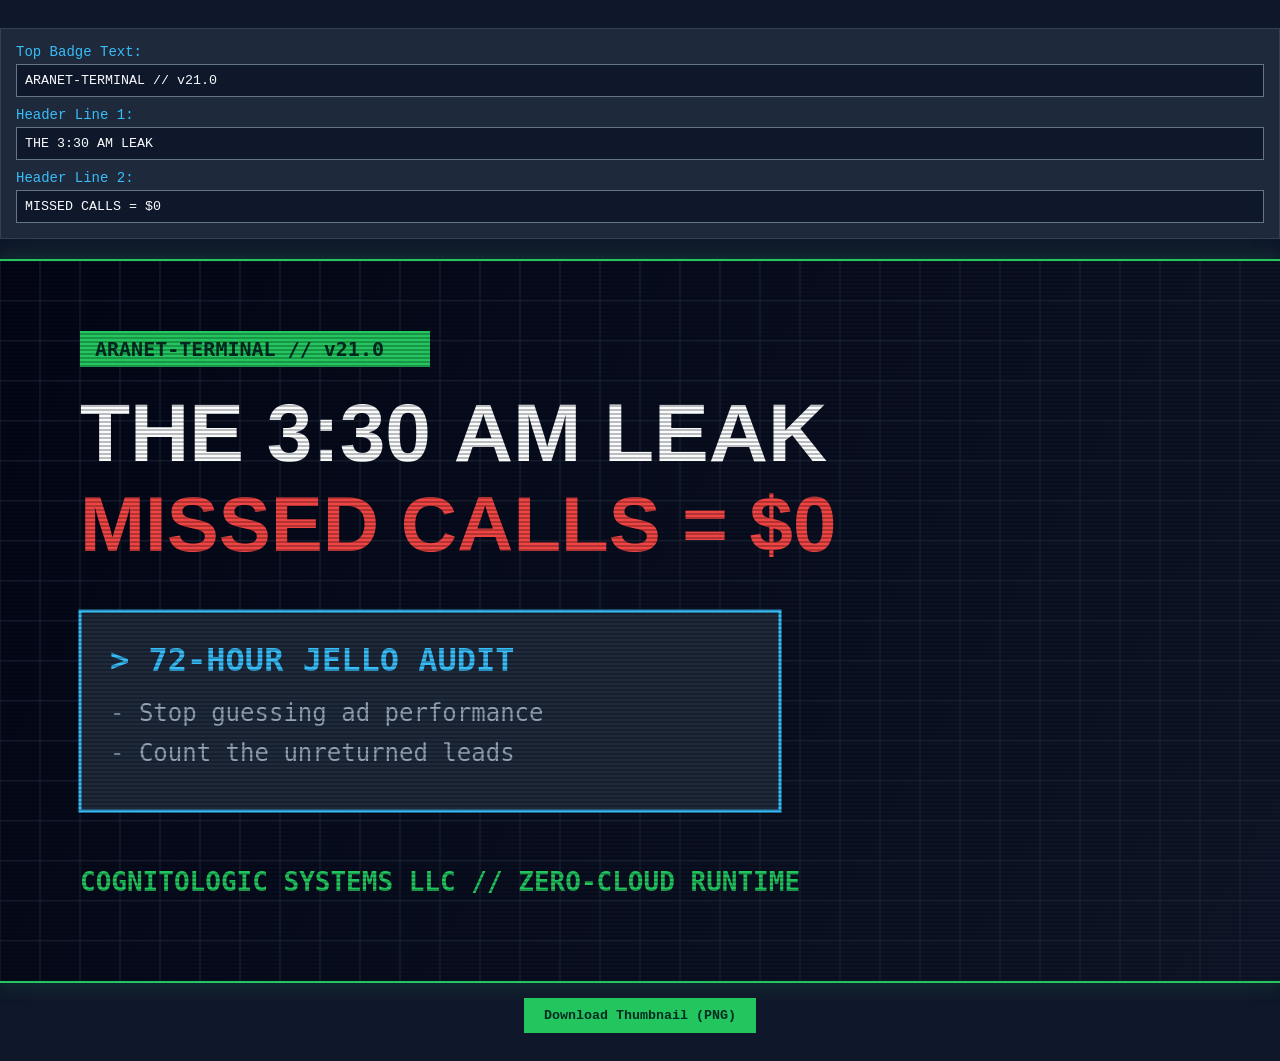
<file: thumbnail.html>
<!DOCTYPE html>
<html lang="en">
<head>
  <meta charset="UTF-8">
  <title>AraNet Thumbnail Generator</title>
  <style>
    body {
      background: #0f172a;
      color: #f8fafc;
      font-family: monospace;
      display: flex;
      flex-direction: column;
      align-items: center;
      padding: 20px;
    }
    .controls {
      display: flex;
      flex-direction: column;
      gap: 10px;
      margin-bottom: 20px;
      width: 1280px;
      background: #1e293b;
      padding: 15px;
      border: 1px solid #334155;
      box-sizing: border-box;
    }
    .controls label {
      display: flex;
      flex-direction: column;
      font-size: 14px;
      color: #38bdf8;
    }
    .controls input {
      padding: 8px;
      background: #0f172a;
      border: 1px solid #64748b;
      color: #f8fafc;
      font-family: monospace;
      margin-top: 4px;
    }
    canvas {
      border: 2px solid #22c55e;
      box-shadow: 0 0 20px rgba(34, 197, 94, 0.2);
      width: 1280px;
      height: 720px;
    }
    button {
      margin-top: 15px;
      padding: 10px 20px;
      background: #22c55e;
      color: #022c22;
      font-weight: bold;
      border: none;
      cursor: pointer;
      font-family: monospace;
    }
  </style>
</head>
<body>

  <div class="controls">
    <label>Top Badge Text:
      <input type="text" id="badgeInput" value="ARANET-TERMINAL // v21.0">
    </label>
    <label>Header Line 1:
      <input type="text" id="header1Input" value="THE 3:30 AM LEAK">
    </label>
    <label>Header Line 2:
      <input type="text" id="header2Input" value="MISSED CALLS = $0">
    </label>
  </div>

  <canvas id="thumb" width="1280" height="720"></canvas>
  <button onclick="downloadThumb()">Download Thumbnail (PNG)</button>
  
  <script>
    const canvas = document.getElementById('thumb');
    const ctx = canvas.getContext('2d');

    const badgeInput = document.getElementById('badgeInput');
    const header1Input = document.getElementById('header1Input');
    const header2Input = document.getElementById('header2Input');

    function drawThumbnail() {
      // Background base
      const grad = ctx.createLinearGradient(0, 0, 1280, 720);
      grad.addColorStop(0, '#020617');
      grad.addColorStop(1, '#0f172a');
      ctx.fillStyle = grad;
      ctx.fillRect(0, 0, 1280, 720);

      // Terminal Grid Lines
      ctx.strokeStyle = '#1e293b';
      ctx.lineWidth = 1;
      for (let x = 0; x < 1280; x += 40) {
        ctx.beginPath(); ctx.moveTo(x, 0); ctx.lineTo(x, 720); ctx.stroke();
      }
      for (let y = 0; y < 720; y += 40) {
        ctx.beginPath(); ctx.moveTo(0, y); ctx.lineTo(1280, y); ctx.stroke();
      }

      // Top Badge
      ctx.fillStyle = '#22c55e';
      ctx.fillRect(80, 70, 350, 36);
      ctx.fillStyle = '#022c22';
      ctx.font = 'bold 20px monospace';
      ctx.fillText(badgeInput.value, 95, 95);

      // Main Catch Headers
      ctx.fillStyle = '#f8fafc';
      ctx.font = '900 82px sans-serif';
      ctx.fillText(header1Input.value, 80, 200);

      ctx.fillStyle = '#ef4444';
      ctx.font = '900 78px sans-serif';
      ctx.fillText(header2Input.value, 80, 290);

      // Accent Box: Jello Audit
      ctx.fillStyle = '#1e293b';
      ctx.strokeStyle = '#38bdf8';
      ctx.lineWidth = 3;
      ctx.fillRect(80, 350, 700, 200);
      ctx.strokeRect(80, 350, 700, 200);

      ctx.fillStyle = '#38bdf8';
      ctx.font = 'bold 32px monospace';
      ctx.fillText('> 72-HOUR JELLO AUDIT', 110, 410);

      ctx.fillStyle = '#94a3b8';
      ctx.font = '24px monospace';
      ctx.fillText('- Stop guessing ad performance', 110, 460);
      ctx.fillText('- Count the unreturned leads', 110, 500);

      // Bottom Authority Line
      ctx.fillStyle = '#22c55e';
      ctx.font = 'bold 26px monospace';
      ctx.fillText('COGNITOLOGIC SYSTEMS LLC // ZERO-CLOUD RUNTIME', 80, 630);

      // Subtle CRT Scanlines
      ctx.fillStyle = 'rgba(0, 0, 0, 0.25)';
      for (let i = 0; i < 720; i += 4) {
        ctx.fillRect(0, i, 1280, 2);
      }
    }

    badgeInput.addEventListener('input', drawThumbnail);
    header1Input.addEventListener('input', drawThumbnail);
    header2Input.addEventListener('input', drawThumbnail);

    drawThumbnail();

    function downloadThumb() {
      const link = document.createElement('a');
      link.download = 'jello-audit-episode-1-thumb.png';
      link.href = canvas.toDataURL('image/png');
      link.click();
    }
  </script>
</body>
</html>
</file>
<file: lumen-states.css>
:root{--bg:#07131d;--panel:rgba(10,18,28,.82);--card:#0d1c2a;--line:rgba(120,203,255,.2);--text:#e9f7ff;--muted:#a7c0d6;--primary:#58d3ff;--primary-dark:#2ab3f2;--primary-soft:rgba(88,211,255,.12);--jello:#ff6fd8;--glitch:#4be2ff;--mint:#7dffb3;--shadow:0 18px 45px rgba(12,23,33,.6);--radius:22px;--lumen-glow:75,226,255;--lumen-accent:#4be2ff;}
*{margin:0;padding:0;box-sizing:border-box}
html{scroll-behavior:smooth}
body.entry-locked{overflow:hidden}
body{font-family:-apple-system,BlinkMacSystemFont,'Segoe UI',Roboto,sans-serif;line-height:1.6;color:var(--text);background:radial-gradient(circle at top left,rgba(75,226,255,.18),transparent 25%),radial-gradient(circle at bottom right,rgba(255,111,216,.12),transparent 28%),linear-gradient(180deg,#07131d 0%,#0b1722 24%,#0e1f2e 100%)}
a{color:inherit}
header{background:rgba(8,17,26,.78);backdrop-filter:blur(10px);border-bottom:1px solid rgba(120,203,255,.15);padding:1.1rem 0;position:sticky;top:0;z-index:100}
.header-content{max-width:1180px;margin:0 auto;padding:0 2rem;display:flex;justify-content:space-between;align-items:center}
.logo{font-size:1rem;font-weight:800;letter-spacing:.08em;color:#f0fbff}
nav{display:flex;gap:1.6rem}
nav a{text-decoration:none;color:var(--muted);font-size:.92rem;font-weight:600}
nav a:hover{color:var(--primary)}
section{max-width:1180px;margin:0 auto;padding:5rem 2rem}
.hero{position:relative;overflow:hidden;padding:6.5rem 2rem 5.5rem}
.hero-inner{position:relative;max-width:1180px;margin:0 auto;display:grid;grid-template-columns:1.1fr .9fr;align-items:center;gap:2.5rem}
.eyebrow{display:inline-block;padding:.5rem .9rem;border-radius:999px;background:var(--primary-soft);color:var(--primary);font-size:.8rem;font-weight:800;letter-spacing:.08em;text-transform:uppercase}
.hero h1{font-size:clamp(2.6rem,5vw,4.4rem);margin:1.1rem 0 1rem;color:#effbff;line-height:.98;animation:wobble 6s ease-in-out infinite}
.glitch-word{position:relative;display:inline-block;text-shadow:2px 0 var(--glitch),-2px 0 var(--jello);animation:glitchShift 2.5s steps(2,end) infinite}
.glitch-word::before,.glitch-word::after{content:attr(data-text);position:absolute;inset:0;opacity:.7;pointer-events:none}
.glitch-word::before{transform:translate(-2px,1px);color:var(--glitch);clip-path:inset(0 0 48% 0)}
.glitch-word::after{transform:translate(2px,-1px);color:var(--jello);clip-path:inset(52% 0 0 0)}
.hero-subheader{font-size:1.12rem;color:var(--muted);max-width:640px;margin-bottom:1.8rem}
.hero-actions{display:flex;gap:1rem;flex-wrap:wrap}
.cta-button{background:linear-gradient(135deg,var(--primary),#2384ff);color:#fff;padding:1rem 1.6rem;border:none;border-radius:12px;font-weight:700;text-decoration:none;display:inline-flex}
.secondary-button{background:#fff;color:#07131d;border-radius:12px;padding:.95rem 1.4rem;text-decoration:none;font-weight:700}
.value-props{display:flex;flex-wrap:wrap;gap:.75rem;margin-top:1.8rem}
.value-prop{background:rgba(255,255,255,.7);border-radius:999px;padding:.6rem .9rem;font-size:.9rem;color:#07131d;font-weight:700}
.hero-visual{background:rgba(12,25,38,.92);border:1px solid rgba(120,203,255,.18);border-radius:22px;padding:1.25rem}
.hero-card{background:rgba(9,17,26,.96);border:1px solid var(--line);border-radius:18px;padding:1.4rem}
.mini-bar{display:flex;justify-content:space-between;margin-bottom:1.2rem;color:var(--muted);font-size:.8rem;font-weight:700;text-transform:uppercase}
.dot-row{display:flex;gap:.45rem}
.dot{width:10px;height:10px;border-radius:50%;background:#d1d9e6}
.pipeline-visual{display:flex;align-items:center;justify-content:center;flex-wrap:wrap;gap:.7rem;padding:.9rem 0}
.step{background:rgba(88,211,255,.08);border:1px solid rgba(88,211,255,.22);color:#bfeeff;border-radius:12px;padding:.7rem .8rem;font-size:.72rem;font-weight:800}
.metric-grid{display:grid;grid-template-columns:1fr 1fr;gap:.9rem;margin-top:1rem}
.metric{background:#f8fbff;border-radius:14px;padding:1rem}
.metric strong{display:block;font-size:1.5rem;color:var(--primary-dark)}
h2{font-size:clamp(2rem,3vw,2.8rem);margin-bottom:.8rem;color:#ecfaff}
.section-kicker{font-size:.8rem;font-weight:800;letter-spacing:.08em;text-transform:uppercase;color:var(--primary);margin-bottom:.7rem}
p{margin-bottom:1rem;color:var(--muted);line-height:1.8}
.section-divider{border-top:1px solid rgba(148,163,184,.18)}
.content-wrap{display:grid;grid-template-columns:1.15fr .85fr;gap:1.8rem}
.audit-card,.pilot-box,.aranet .lumen-content,.aranet .card,.jello-selector,.arch-diagram{background:rgba(13,28,42,.9);border:1px solid var(--line);border-radius:20px;padding:2rem}
.benefits-list{list-style:none}
.benefits-list li{position:relative;padding:.7rem 0 .7rem 1.8rem;color:var(--text);font-weight:600}
.benefits-list li:before{content:"\2713";position:absolute;left:0;color:var(--primary)}
.pipeline-bar{padding:1.2rem;border-radius:16px;text-align:center;font-weight:800;color:var(--primary);margin-top:1.6rem;border:1px solid rgba(11,94,215,.14)}
.aranet .status{display:inline-flex;padding:.55rem .8rem;border:1px solid rgba(255,111,216,.5);border-radius:999px;color:#ff9ee7;font-size:.72rem;font-weight:800;letter-spacing:.12em;text-transform:uppercase}
.aranet ul{display:grid;grid-template-columns:1fr 1fr;gap:.75rem;list-style:none;margin:1rem 0 2rem}
.aranet li{padding:.8rem 1rem;border:1px solid rgba(88,211,255,.2);border-radius:12px}
.aranet .lumen-section{display:grid;grid-template-columns:.95fr 1.05fr;gap:2rem;margin-top:2rem}
.aranet .lumen-image img{display:block;width:100%;max-width:350px;margin:0 auto;filter:drop-shadow(0 0 18px rgba(75,226,255,.55))}
.aranet blockquote{border-left:4px solid var(--jello);padding:1rem;margin:1.3rem 0;background:rgba(255,111,216,.06)}
.entry-gate{position:fixed;inset:0;z-index:500;display:grid;place-items:center;padding:2rem;background:linear-gradient(135deg,#050b12,#0a1722 55%,#160d1c);transition:opacity .65s ease,visibility .65s ease}
.entry-gate.is-entered{opacity:0;visibility:hidden;pointer-events:none}
.entry-inner{position:relative;z-index:1;display:grid;grid-template-columns:minmax(180px,.8fr) minmax(280px,1fr);align-items:center;gap:2rem;width:min(920px,100%)}
.entry-mascot{width:min(300px,70vw);max-height:65vh;object-fit:contain;margin:0 auto;filter:drop-shadow(0 0 24px rgba(75,226,255,.55))}
.entry-kicker{color:#ff9ee7;font-size:.75rem;font-weight:800;letter-spacing:.16em;text-transform:uppercase}
.entry-title{margin:.65rem 0 1.2rem;color:#effbff;font-size:clamp(3.4rem,9vw,7.4rem);line-height:.78;text-shadow:3px 0 var(--glitch),-3px 0 var(--jello)}
.entry-title span{display:block;color:#9fe7ff;font-style:italic}
.enter-button{border:1px solid rgba(88,211,255,.75);border-radius:14px;padding:1rem 1.4rem;background:rgba(88,211,255,.1);color:#ecfbff;font-weight:800;letter-spacing:.1em;text-transform:uppercase;cursor:pointer}
.pilot-grid{display:grid;grid-template-columns:1fr 1fr;gap:1.6rem;margin-top:1.8rem}
.contact-card{max-width:760px;margin:2rem auto 0;background:#f7fbff;border-radius:22px;padding:2rem;text-align:center;color:#0f172a}
.contact-card p,.contact-card a{color:#0f172a}
.architecture-wrap{display:grid;gap:1.4rem;margin-top:2rem}
.arch-levels{display:flex;flex-direction:column;align-items:center;gap:.5rem}
.arch-node{width:min(100%,420px);min-height:52px;display:flex;align-items:center;justify-content:center;border:1px solid rgba(88,211,255,.22);border-radius:14px;font-weight:800;padding:.85rem;text-align:center}
.selector-grid{display:grid;grid-template-columns:repeat(4,minmax(120px,1fr));gap:.9rem}
.jello-option{border:1px solid rgba(88,211,255,.4);background:rgba(8,13,19,.8);color:#dfeeff;border-radius:16px;padding:1rem .9rem;text-align:left;font-weight:700;cursor:pointer}
.outline-button{display:inline-flex;padding:.85rem 1.5rem;border-radius:12px;border:1px solid rgba(88,211,255,.7);color:#dff9ff;font-weight:800;text-transform:uppercase;text-decoration:none}
@keyframes wobble{0%,100%{transform:rotate(-1.2deg)}50%{transform:rotate(1.1deg)}}
@keyframes glitchShift{0%,100%{transform:translate(0,0)}40%{transform:translate(2px,-1px)}}
@keyframes rgbSplit{0%,86%,100%{filter:drop-shadow(0 0 16px rgba(var(--lumen-glow),.55))}88%{filter:drop-shadow(-3px 0 0 rgba(255,111,216,.7))}}
@keyframes scanDrift{0%{transform:translateY(-120%)}100%{transform:translateY(220%)}}
@keyframes chipPulse{0%,100%{opacity:1}50%{opacity:.92}}
@keyframes sliceFlicker{0%,90%,100%{opacity:0}92%{opacity:.55}}
.lumen-dock{position:fixed;right:1.1rem;bottom:1.1rem;z-index:240;width:min(168px,42vw);display:none;flex-direction:column;align-items:center;gap:.55rem;pointer-events:none}
body:not(.entry-locked) .lumen-dock{display:flex}
.lumen-dock-frame{position:relative;width:100%;border-radius:18px;overflow:hidden;border:1px solid rgba(120,203,255,.28);background:rgba(8,17,26,.72);box-shadow:0 0 22px rgba(var(--lumen-glow),.28)}
.lumen-dock-frame img{display:block;width:100%;animation:rgbSplit 4.8s steps(2,end) infinite}
.lumen-dock-frame::after{content:"";position:absolute;left:0;right:0;height:28%;background:linear-gradient(180deg,transparent,rgba(var(--lumen-glow),.28),transparent);animation:scanDrift 3.8s linear infinite}
.lumen-slice{position:absolute;left:0;right:0;height:18%;top:38%;animation:sliceFlicker 5.5s steps(2,end) infinite}
.lumen-chip{width:100%;border-radius:12px;padding:.45rem .55rem;background:rgba(9,17,26,.88);border:1px solid rgba(120,203,255,.28);animation:chipPulse 2.8s ease-in-out infinite}
.lumen-chip-label{display:block;font-size:.68rem;font-weight:800;letter-spacing:.14em;color:var(--lumen-accent)}
.lumen-chip-hint{display:block;font-size:.68rem;color:var(--muted)}
body[data-lumen-state="welcome"]{--lumen-accent:#9fe7ff}
body[data-lumen-state="active"]{--lumen-accent:#58d3ff}
body[data-lumen-state="mapping"]{--lumen-accent:#4be2ff}
body[data-lumen-state="auditing"]{--lumen-glow:255,111,216;--lumen-accent:#ff9ee7}
body[data-lumen-state="complete"]{--lumen-glow:125,255,179;--lumen-accent:#7dffb3}
body[data-lumen-state="standby"]{--lumen-accent:#9fb8c9}
body[data-lumen-state="invite"]{--lumen-accent:#8cc5ff}
body[data-lumen-state="invite"] .lumen-dock{opacity:.72}
footer{background:#0f172a;color:#dfeaf4;padding:2.5rem 2rem 3rem;text-align:center}
@media(max-width:900px){.hero-inner,.content-wrap,.aranet .lumen-section,.pilot-grid{grid-template-columns:1fr}}
@media(max-width:768px){nav{display:none}.entry-inner{grid-template-columns:1fr;text-align:center}.lumen-dock{width:min(118px,34vw)}.selector-grid{grid-template-columns:1fr 1fr}}
@media(prefers-reduced-motion:reduce){.glitch-word,.lumen-dock-frame img,.entry-title{animation:none!important}}
</file>
